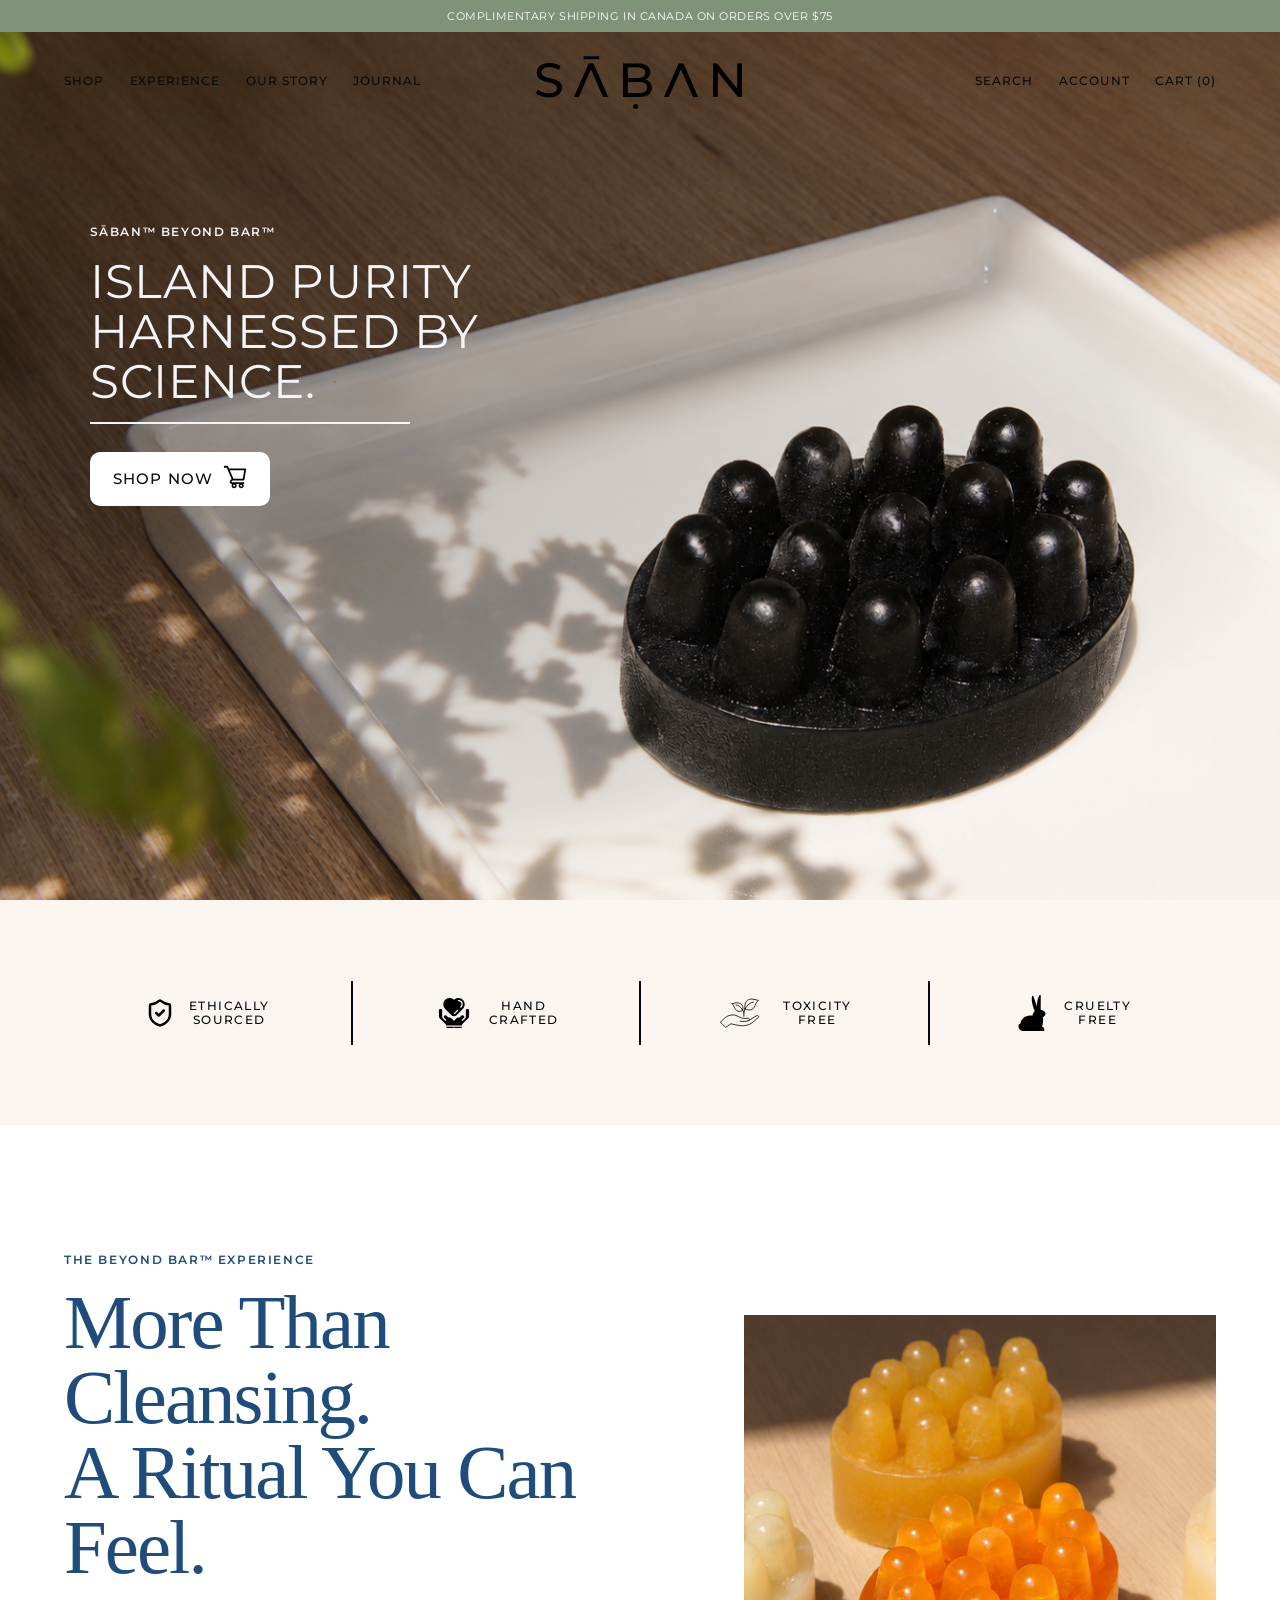
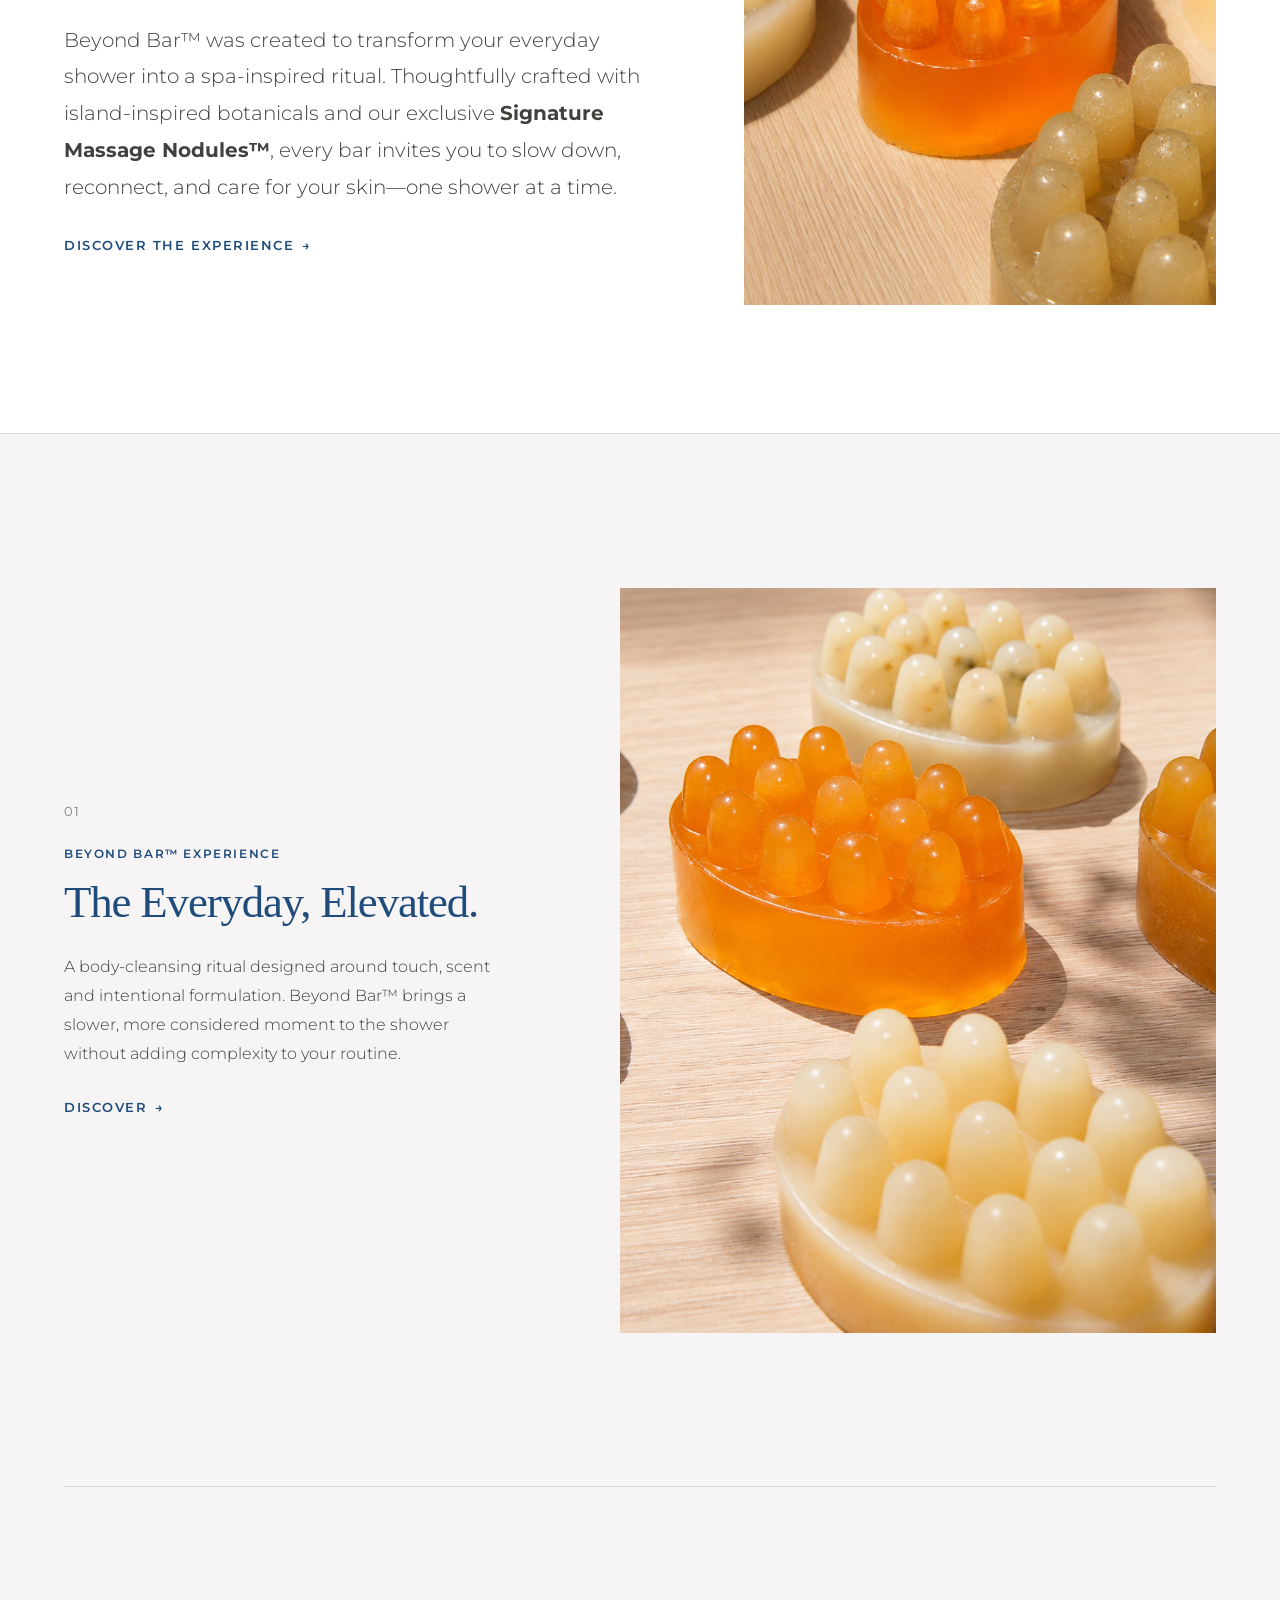
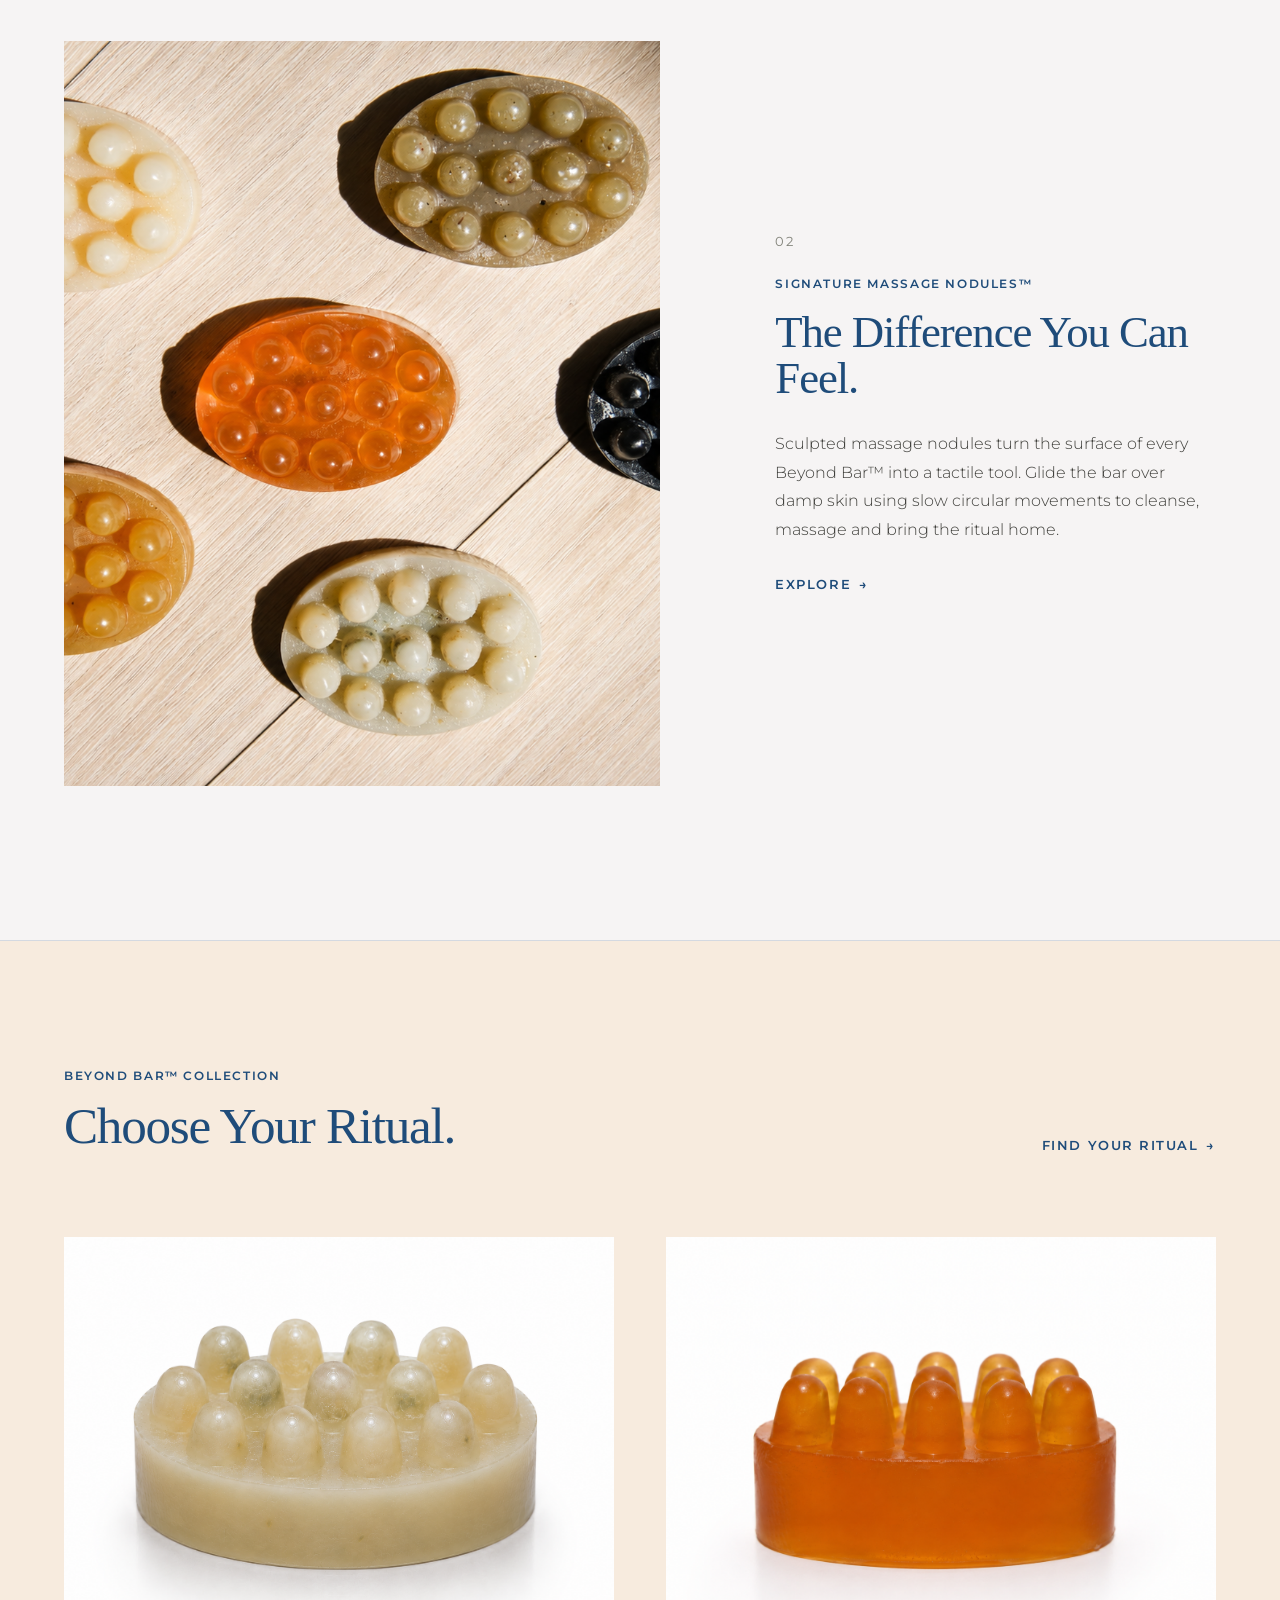
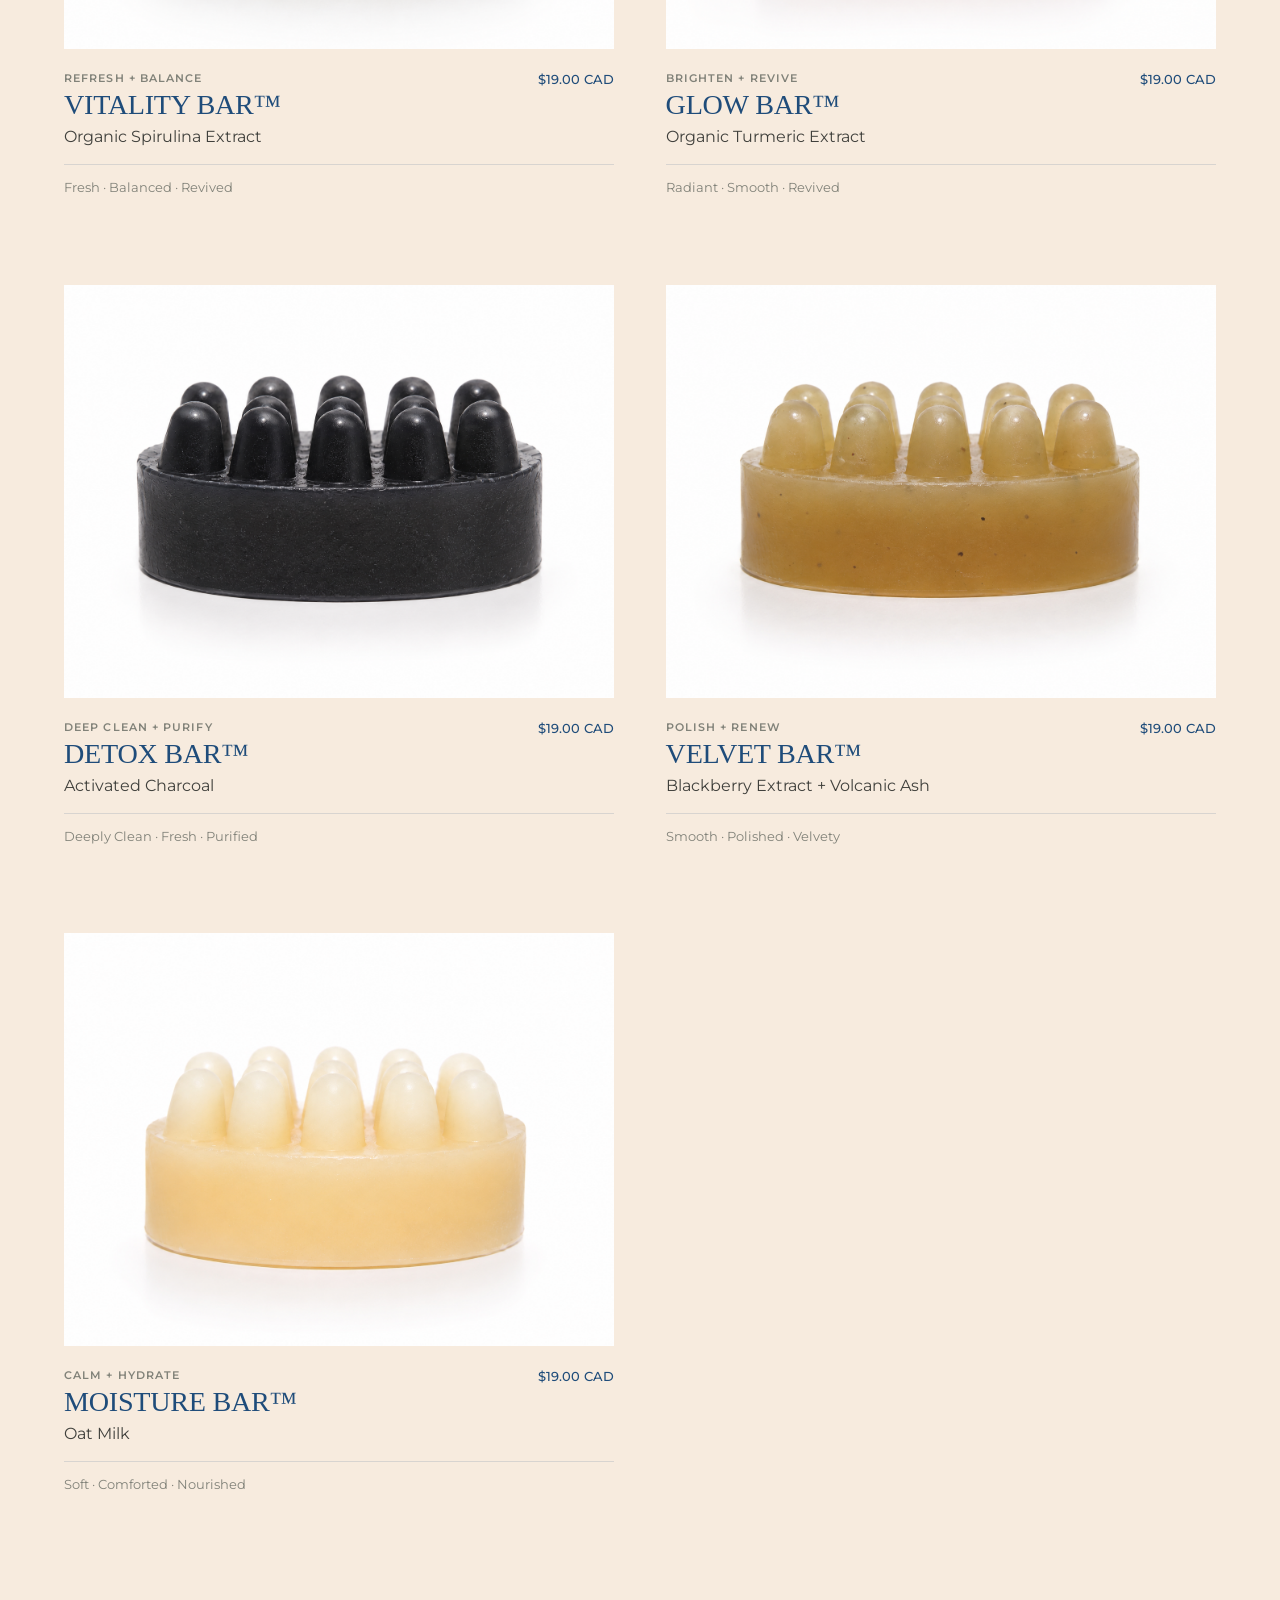
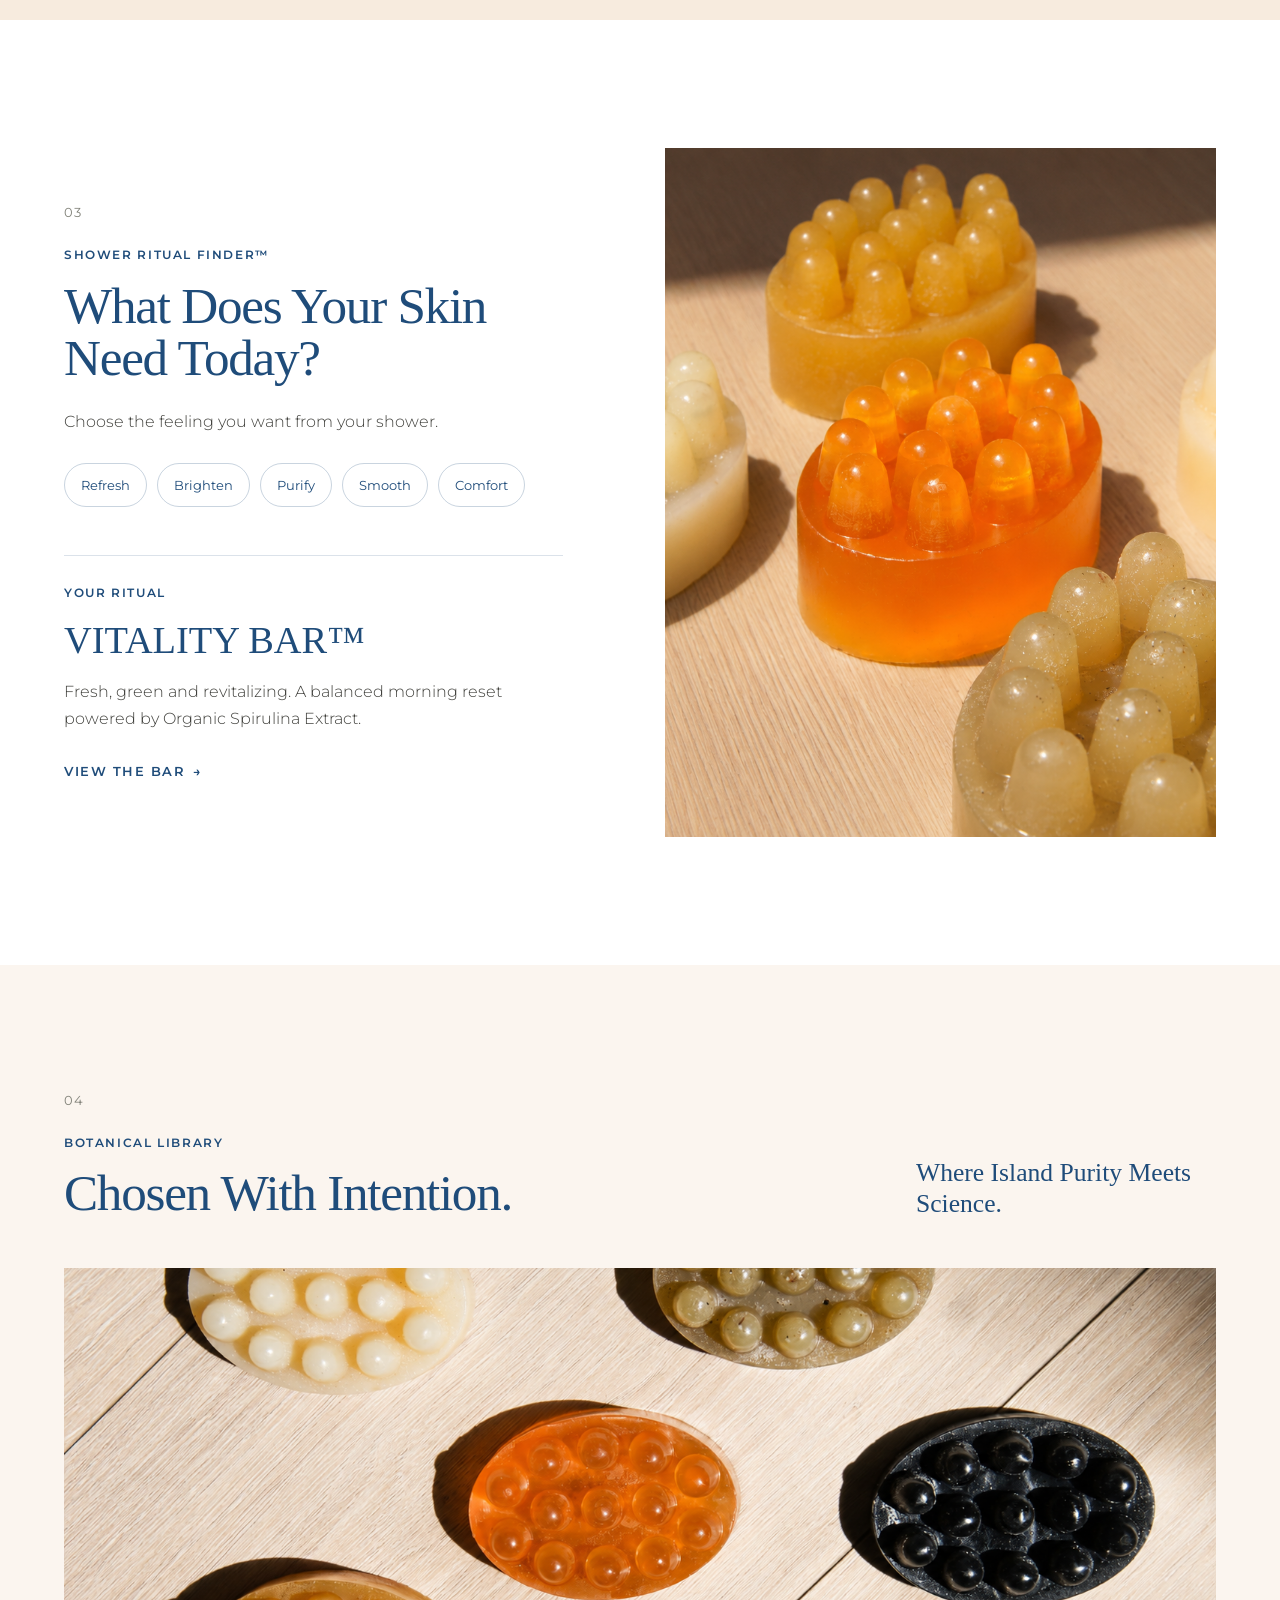
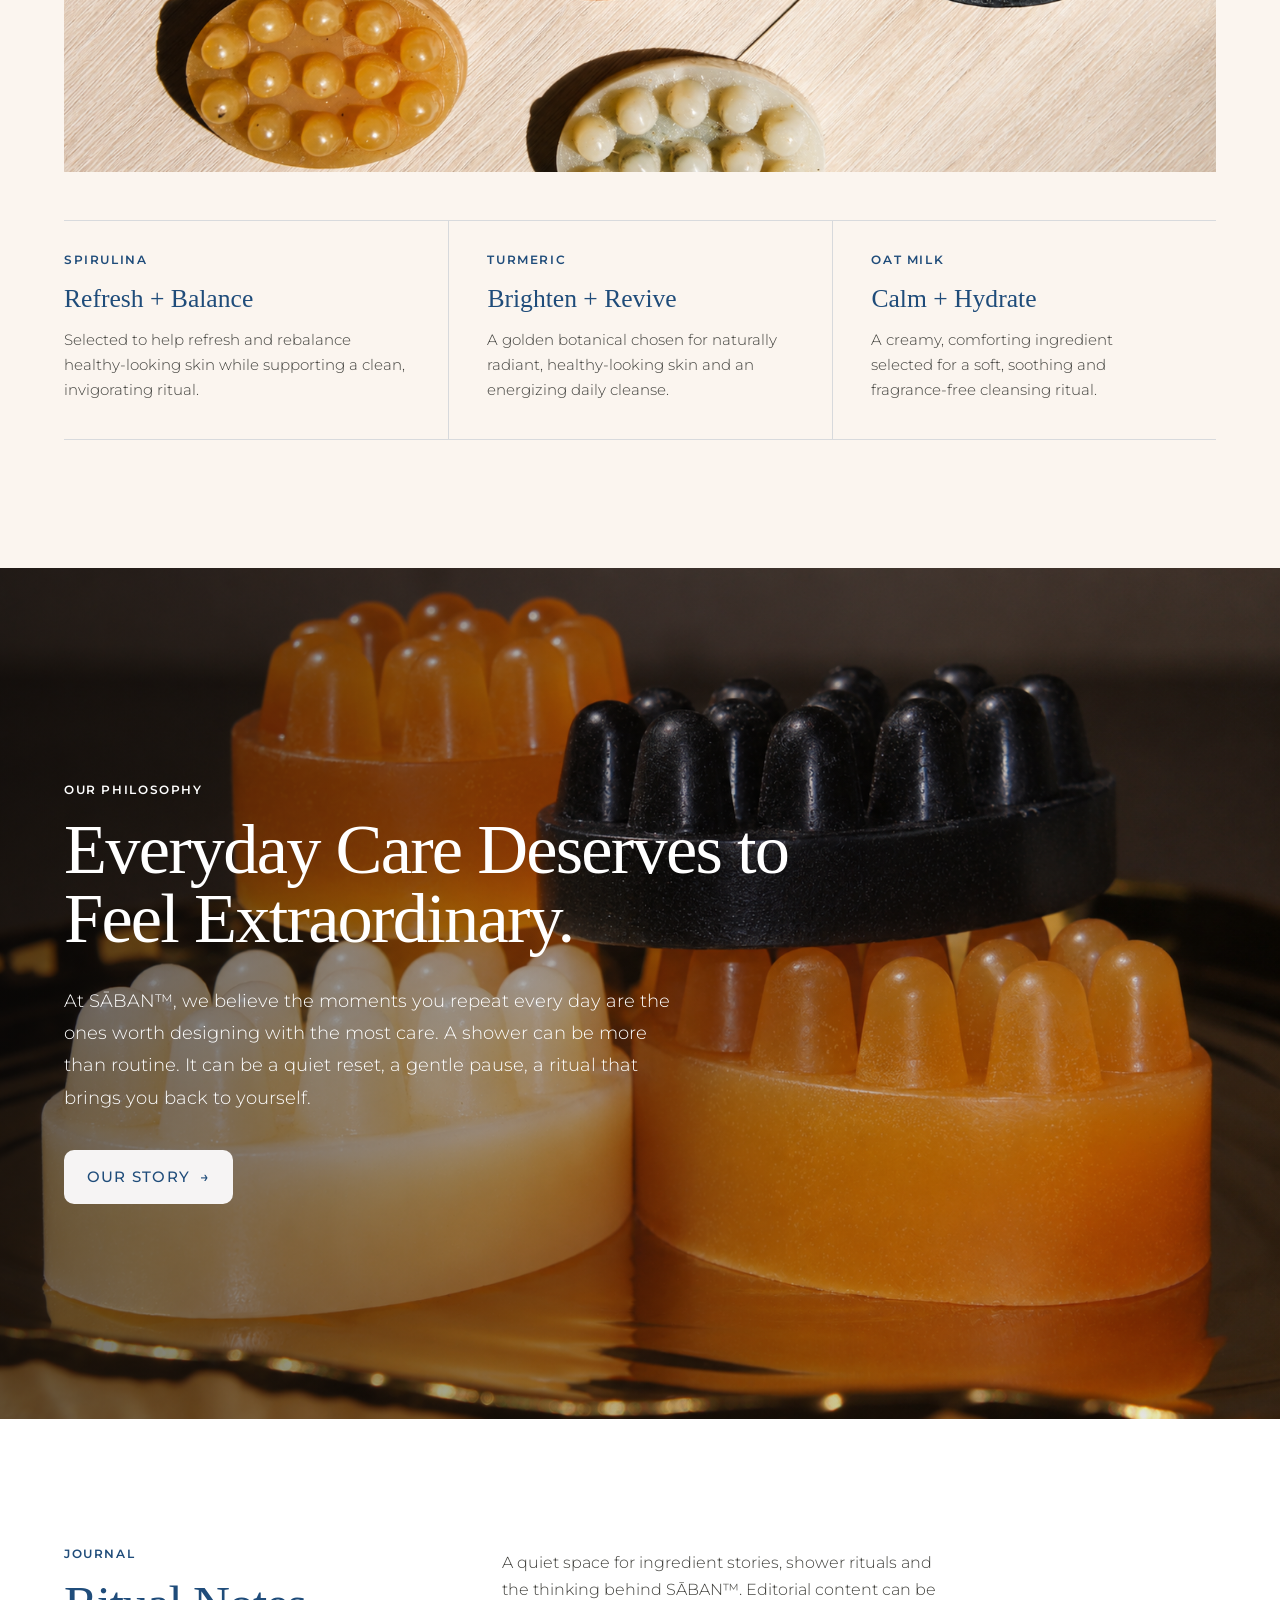
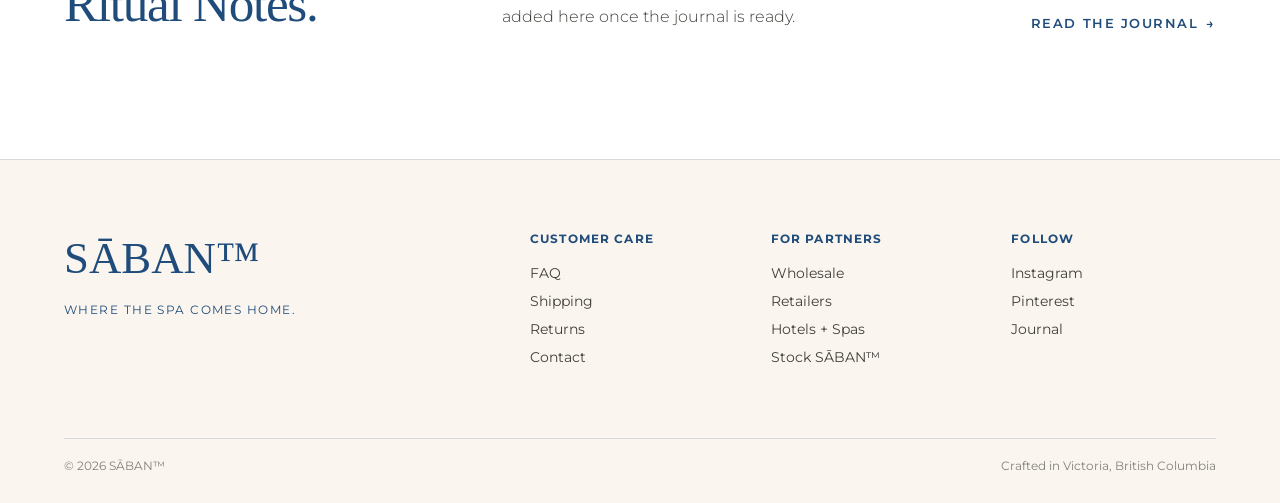
<file: index.html>
<!DOCTYPE html>
<html lang="en">
<head>
    <meta charset="UTF-8">

    <meta
        name="viewport"
        content="width=device-width, initial-scale=1.0"
    >

    <meta
        name="description"
        content="SĀBAN™ Beyond Bar™ — island-inspired body cleansing rituals crafted with Signature Massage Nodules™."
    >

    <title>SĀBAN™ | Where the Spa Comes Home</title>

    <link rel="preconnect" href="https://fonts.googleapis.com">

    <link
        rel="preconnect"
        href="https://fonts.gstatic.com"
        crossorigin
    >

    <link
        href="https://fonts.googleapis.com/css2?family=Montserrat:wght@200;300;400;500;600&display=swap"
        rel="stylesheet"
    >

    <link rel="stylesheet" href="style.css">
</head>

<body>
    <a class="skip-link" href="#main-content">
        Skip to content
    </a>


    <!-- =========================
         HEADER
    ========================== -->

    <header
        class="site-header"
        data-site-header
    >
        <div class="header-offer-container">
            <p class="header-offer">
                COMPLIMENTARY SHIPPING IN CANADA ON ORDERS OVER $75
            </p>
        </div>


        <div class="header-container">

            <button
                class="mobile-menu-button"
                type="button"
                aria-label="Open navigation"
                aria-expanded="false"
                aria-controls="mobile-navigation"
                data-menu-button
            >
                <span></span>
                <span></span>
            </button>


            <nav
                class="nav-left"
                aria-label="Main navigation"
            >
                <ul class="nav-list">
                    <li>
                        <a href="shop.html">SHOP</a>
                    </li>

                    <li>
                        <a href="#experience">EXPERIENCE</a>
                    </li>

                    <li>
                        <a href="about.html">OUR STORY</a>
                    </li>

                    <li>
                        <a href="#journal">JOURNAL</a>
                    </li>
                </ul>
            </nav>


            <p class="header-title">
                <a
                    class="logo-link"
                    href="#top"
                    aria-label="SĀBAN home"
                >
                    <span class="logo-s">S</span>
                    <span class="logo-a1">&#x0245;&#x0304;</span>
                    <span class="logo-b b-dot">B</span>
                    <span class="logo-a2">&#x0245;</span>
                    <span class="logo-n">N</span>
                </a>
            </p>


            <nav
                class="nav-right"
                aria-label="Utility navigation"
            >
                <ul class="nav-list nav-utility">

                    <li class="utility-desktop">
                        <a
                            href="#"
                            aria-label="Search"
                        >
                            SEARCH
                        </a>
                    </li>

                    <li class="utility-desktop">
                        <a
                            href="#"
                            aria-label="Account"
                        >
                            ACCOUNT
                        </a>
                    </li>

                    <li>
                        <a
                            href="#"
                            aria-label="Cart"
                        >
                            CART
                            <span aria-hidden="true">(0)</span>
                        </a>
                    </li>

                </ul>
            </nav>

        </div>


        <!-- MOBILE MENU -->

        <nav
            class="mobile-navigation"
            id="mobile-navigation"
            aria-label="Mobile navigation"
            data-mobile-navigation
            hidden
        >
            <a href="shop.html">SHOP</a>

            <a href="#experience">
                EXPERIENCE
            </a>

            <a href="about.html">
                OUR STORY
            </a>

            <a href="#journal">
                JOURNAL
            </a>

            <a href="#">
                SEARCH
            </a>

            <a href="#">
                ACCOUNT
            </a>
        </nav>

    </header>



    <main id="main-content">


        <!-- =========================
             V1 HERO
             Intentionally kept close
             to the original design.
        ========================== -->

        <section
            class="hero"
            id="top"
            aria-labelledby="hero-title"
        >
            <img
                class="hero-image"
                src="photos/landing-page4.png"
                alt="SĀBAN body cleansing bars"
                fetchpriority="high"
            >


            <div class="hero-content">

                <p class="eyebrow hero-eyebrow">
                    SĀBAN™ BEYOND BAR™
                </p>


                <h1
                    class="hero-copy-title"
                    id="hero-title"
                >
                    ISLAND PURITY HARNESSED BY SCIENCE.
                </h1>


                <hr class="hero-divider">


                <a
                    class="button button-primary"
                    href="#collection"
                >
                    <span>SHOP NOW</span>

                    <img
                        class="cta-cart-icon"
                        src="icons/cart.svg"
                        alt=""
                        aria-hidden="true"
                    >
                </a>

            </div>
        </section>



        <!-- =========================
             PRODUCT PRINCIPLES
        ========================== -->

        <section
            class="product-promises-container"
            aria-label="SĀBAN product principles"
        >
            <ul class="product-promises">

                <li>
                    <img
                        class="promise-icon"
                        src="icons/shield-check.svg"
                        alt=""
                        aria-hidden="true"
                    >

                    <span>
                        Ethically<br>
                        sourced
                    </span>
                </li>


                <li>
                    <img
                        class="promise-icon promise-icon-hand"
                        src="icons/hand.svg"
                        alt=""
                        aria-hidden="true"
                    >

                    <span>
                        Hand<br>
                        crafted
                    </span>
                </li>


                <li>
                    <img
                        class="promise-icon promise-icon-plant"
                        src="icons/hand-sprout-icon.svg"
                        alt=""
                        aria-hidden="true"
                    >

                    <span>
                        Toxicity<br>
                        free
                    </span>
                </li>


                <li>
                    <img
                        class="promise-icon promise-icon-bunny"
                        src="icons/bunny.svg"
                        alt=""
                        aria-hidden="true"
                    >

                    <span>
                        Cruelty<br>
                        free
                    </span>
                </li>

            </ul>
        </section>



        <!-- =========================
             THE EXPERIENCE
        ========================== -->

        <section
            class="experience-intro section"
            id="experience"
            aria-labelledby="experience-title"
        >
            <div class="section-shell experience-intro-grid">

                <div class="experience-copy">

                    <p class="eyebrow">
                        THE BEYOND BAR™ EXPERIENCE
                    </p>


                    <h2
                        class="display-heading"
                        id="experience-title"
                    >
                        More Than Cleansing.<br>
                        A Ritual You Can Feel.
                    </h2>


                    <p class="lead-copy">
                        Beyond Bar™ was created to transform your everyday
                        shower into a spa-inspired ritual.

                        Thoughtfully crafted with island-inspired botanicals
                        and our exclusive
                        <strong>Signature Massage Nodules™</strong>,
                        every bar invites you to slow down, reconnect,
                        and care for your skin—one shower at a time.
                    </p>


                    <a
                        class="text-link"
                        href="#experience-details"
                    >
                        DISCOVER THE EXPERIENCE
                        <span aria-hidden="true">→</span>
                    </a>

                </div>


                <figure class="editorial-media experience-intro-media">
                    <img
                        src="photos/landing-page1.png"
                        alt="SĀBAN Beyond Bar collection arranged in warm natural light"
                        loading="lazy"
                    >
                </figure>

            </div>
        </section>



        <!-- =========================
             EXPERIENCE DETAILS
        ========================== -->

        <section
            class="experience-details"
            id="experience-details"
            aria-label="SĀBAN experience features"
        >

            <!-- 01 -->

            <article class="feature-row section-shell">

                <div class="feature-copy">

                    <p class="feature-number">
                        01
                    </p>


                    <p class="eyebrow">
                        BEYOND BAR™ EXPERIENCE
                    </p>


                    <h2 class="feature-heading">
                        The Everyday, Elevated.
                    </h2>


                    <p>
                        A body-cleansing ritual designed around touch,
                        scent and intentional formulation.

                        Beyond Bar™ brings a slower, more considered
                        moment to the shower without adding complexity
                        to your routine.
                    </p>


                    <a
                        class="text-link"
                        href="#collection"
                    >
                        DISCOVER
                        <span aria-hidden="true">→</span>
                    </a>

                </div>


                <figure class="editorial-media">
                    <img
                        src="photos/landing-page3.png"
                        alt="SĀBAN Beyond Bar collection highlighting the sculpted massage surface"
                        loading="lazy"
                    >
                </figure>

            </article>



            <!-- 02 -->

            <article class="feature-row feature-row-reverse section-shell">

                <div class="feature-copy">

                    <p class="feature-number">
                        02
                    </p>


                    <p class="eyebrow">
                        SIGNATURE MASSAGE NODULES™
                    </p>


                    <h2 class="feature-heading">
                        The Difference You Can Feel.
                    </h2>


                    <p>
                        Sculpted massage nodules turn the surface of
                        every Beyond Bar™ into a tactile tool.

                        Glide the bar over damp skin using slow circular
                        movements to cleanse, massage and bring the
                        ritual home.
                    </p>


                    <a
                        class="text-link"
                        href="#nodules"
                    >
                        EXPLORE
                        <span aria-hidden="true">→</span>
                    </a>

                </div>


                <figure
                    class="editorial-media"
                    id="nodules"
                >
                    <img
                        src="photos/landing-page2.png"
                        alt="Overhead view of SĀBAN bars showing the Signature Massage Nodules"
                        loading="lazy"
                    >
                </figure>

            </article>

        </section>



        <!-- =========================
             COLLECTION
        ========================== -->

        <section
            class="collection section"
            id="collection"
            aria-labelledby="collection-title"
        >
            <div class="section-shell">

                <div class="section-heading-row">

                    <div>
                        <p class="eyebrow">
                            BEYOND BAR™ COLLECTION
                        </p>

                        <h2
                            class="section-heading"
                            id="collection-title"
                        >
                            Choose Your Ritual.
                        </h2>
                    </div>


                    <a
                        class="text-link desktop-only"
                        href="#ritual-finder"
                    >
                        FIND YOUR RITUAL
                        <span aria-hidden="true">→</span>
                    </a>

                </div>



                <div class="product-grid">


                    <!-- VITALITY -->

                    <article
                        class="product-card"
                        id="vitality"
                    >
                        <a
                            class="product-image-link"
                            href="shop.html"
                            aria-label="View Vitality Bar"
                        >
                            <img
                                src="photos/soap1.png"
                                alt="Vitality Bar with Signature Massage Nodules"
                                loading="lazy"
                            >
                        </a>


                        <div class="product-card-copy">

                            <div>
                                <p class="product-kicker">
                                    REFRESH + BALANCE
                                </p>

                                <h3>
                                    <a href="shop.html">
                                        VITALITY BAR™
                                    </a>
                                </h3>

                                <p>
                                    Organic Spirulina Extract
                                </p>
                            </div>


                            <p class="product-price">
                                $19.00 CAD
                            </p>

                        </div>


                        <p class="product-feel">
                            Fresh · Balanced · Revived
                        </p>
                    </article>



                    <!-- GLOW -->

                    <article
                        class="product-card"
                        id="glow"
                    >
                        <a
                            class="product-image-link"
                            href="shop.html"
                            aria-label="View Glow Bar"
                        >
                            <img
                                src="photos/soap2.png"
                                alt="Glow Bar with Signature Massage Nodules"
                                loading="lazy"
                            >
                        </a>


                        <div class="product-card-copy">

                            <div>
                                <p class="product-kicker">
                                    BRIGHTEN + REVIVE
                                </p>

                                <h3>
                                    <a href="shop.html">
                                        GLOW BAR™
                                    </a>
                                </h3>

                                <p>
                                    Organic Turmeric Extract
                                </p>
                            </div>


                            <p class="product-price">
                                $19.00 CAD
                            </p>

                        </div>


                        <p class="product-feel">
                            Radiant · Smooth · Revived
                        </p>
                    </article>



                    <!-- DETOX -->

                    <article
                        class="product-card"
                        id="detox"
                    >
                        <a
                            class="product-image-link"
                            href="shop.html"
                            aria-label="View Detox Bar"
                        >
                            <img
                                src="photos/soap4.png"
                                alt="Detox Bar with Signature Massage Nodules"
                                loading="lazy"
                            >
                        </a>


                        <div class="product-card-copy">

                            <div>
                                <p class="product-kicker">
                                    DEEP CLEAN + PURIFY
                                </p>

                                <h3>
                                    <a href="shop.html">
                                        DETOX BAR™
                                    </a>
                                </h3>

                                <p>
                                    Activated Charcoal
                                </p>
                            </div>


                            <p class="product-price">
                                $19.00 CAD
                            </p>

                        </div>


                        <p class="product-feel">
                            Deeply Clean · Fresh · Purified
                        </p>
                    </article>



                    <!-- VELVET -->

                    <article
                        class="product-card"
                        id="velvet"
                    >
                        <a
                            class="product-image-link"
                            href="shop.html"
                            aria-label="View Velvet Bar"
                        >
                            <img
                                src="photos/soap3.png"
                                alt="Velvet Bar with Signature Massage Nodules"
                                loading="lazy"
                            >
                        </a>


                        <div class="product-card-copy">

                            <div>
                                <p class="product-kicker">
                                    POLISH + RENEW
                                </p>

                                <h3>
                                    <a href="shop.html">
                                        VELVET BAR™
                                    </a>
                                </h3>

                                <p>
                                    Blackberry Extract + Volcanic Ash
                                </p>
                            </div>


                            <p class="product-price">
                                $19.00 CAD
                            </p>

                        </div>


                        <p class="product-feel">
                            Smooth · Polished · Velvety
                        </p>
                    </article>



                    <!-- MOISTURE -->

                    <article
                        class="product-card"
                        id="moisture"
                    >
                        <a
                            class="product-image-link"
                            href="shop.html"
                            aria-label="View Moisture Bar"
                        >
                            <img
                                src="photos/soap5.png"
                                alt="Moisture Bar with Signature Massage Nodules"
                                loading="lazy"
                            >
                        </a>


                        <div class="product-card-copy">

                            <div>
                                <p class="product-kicker">
                                    CALM + HYDRATE
                                </p>

                                <h3>
                                    <a href="shop.html">
                                        MOISTURE BAR™
                                    </a>
                                </h3>

                                <p>
                                    Oat Milk
                                </p>
                            </div>


                            <p class="product-price">
                                $19.00 CAD
                            </p>

                        </div>


                        <p class="product-feel">
                            Soft · Comforted · Nourished
                        </p>
                    </article>

                </div>
            </div>
        </section>



        <!-- =========================
             SHOWER RITUAL FINDER
        ========================== -->

        <section
            class="ritual-finder section"
            id="ritual-finder"
            aria-labelledby="ritual-title"
        >
            <div class="section-shell ritual-grid">

                <div class="ritual-copy">

                    <p class="feature-number">
                        03
                    </p>


                    <p class="eyebrow">
                        SHOWER RITUAL FINDER™
                    </p>


                    <h2
                        class="section-heading"
                        id="ritual-title"
                    >
                        What Does Your Skin Need Today?
                    </h2>


                    <p class="ritual-instruction">
                        Choose the feeling you want from your shower.
                    </p>


                    <div
                        class="ritual-options"
                        role="group"
                        aria-label="Choose a ritual goal"
                    >
                        <button
                            type="button"
                            data-ritual="refresh"
                        >
                            Refresh
                        </button>

                        <button
                            type="button"
                            data-ritual="brighten"
                        >
                            Brighten
                        </button>

                        <button
                            type="button"
                            data-ritual="purify"
                        >
                            Purify
                        </button>

                        <button
                            type="button"
                            data-ritual="smooth"
                        >
                            Smooth
                        </button>

                        <button
                            type="button"
                            data-ritual="comfort"
                        >
                            Comfort
                        </button>
                    </div>



                    <div
                        class="ritual-result"
                        aria-live="polite"
                    >
                        <p class="eyebrow">
                            YOUR RITUAL
                        </p>


                        <h3 data-ritual-name>
                            VITALITY BAR™
                        </h3>


                        <p data-ritual-copy>
                            Fresh, green and revitalizing.
                            A balanced morning reset powered by
                            Organic Spirulina Extract.
                        </p>


                        <a
                            class="text-link"
                            href="#vitality"
                            data-ritual-link
                        >
                            VIEW THE BAR
                            <span aria-hidden="true">→</span>
                        </a>

                    </div>
                </div>



                <figure class="ritual-media">
                    <img
                        src="photos/landing-page1.png"
                        alt="SĀBAN Beyond Bar collection in warm natural light"
                        loading="lazy"
                    >
                </figure>

            </div>
        </section>



        <!-- =========================
             BOTANICAL LIBRARY
        ========================== -->

        <section
            class="botanical section"
            id="botanical-library"
            aria-labelledby="botanical-title"
        >
            <div class="section-shell">

                <div class="botanical-heading">

                    <div>
                        <p class="feature-number">
                            04
                        </p>

                        <p class="eyebrow">
                            BOTANICAL LIBRARY
                        </p>

                        <h2
                            class="section-heading"
                            id="botanical-title"
                        >
                            Chosen With Intention.
                        </h2>
                    </div>


                    <p class="botanical-aside">
                        Where Island Purity Meets Science.
                    </p>

                </div>


                <!--
                    Replace this with dedicated botanical
                    photography later if/when available.
                -->

                <figure class="botanical-media">
                    <img
                        src="photos/landing-page2.png"
                        alt="SĀBAN Beyond Bar collection photographed from above"
                        loading="lazy"
                    >
                </figure>



                <div class="botanical-grid">

                    <article>
                        <p class="eyebrow">
                            SPIRULINA
                        </p>

                        <h3>
                            Refresh + Balance
                        </h3>

                        <p>
                            Selected to help refresh and rebalance
                            healthy-looking skin while supporting a
                            clean, invigorating ritual.
                        </p>
                    </article>


                    <article>
                        <p class="eyebrow">
                            TURMERIC
                        </p>

                        <h3>
                            Brighten + Revive
                        </h3>

                        <p>
                            A golden botanical chosen for naturally
                            radiant, healthy-looking skin and an
                            energizing daily cleanse.
                        </p>
                    </article>


                    <article>
                        <p class="eyebrow">
                            OAT MILK
                        </p>

                        <h3>
                            Calm + Hydrate
                        </h3>

                        <p>
                            A creamy, comforting ingredient selected
                            for a soft, soothing and fragrance-free
                            cleansing ritual.
                        </p>
                    </article>

                </div>
            </div>
        </section>



        <!-- =========================
             OUR STORY
        ========================== -->

        <section
            class="story"
            id="story"
            aria-labelledby="story-title"
        >
            <img
                class="story-image"
                src="photos/landing-page5.png"
                alt="SĀBAN spa-inspired brand atmosphere"
                loading="lazy"
            >

            <div class="story-overlay"></div>


            <div class="section-shell story-content">

                <p class="eyebrow">
                    OUR PHILOSOPHY
                </p>


                <h2
                    class="story-title"
                    id="story-title"
                >
                    Everyday Care Deserves to Feel Extraordinary.
                </h2>


                <p>
                    At SĀBAN™, we believe the moments you repeat
                    every day are the ones worth designing with
                    the most care.

                    A shower can be more than routine. It can be
                    a quiet reset, a gentle pause, a ritual that
                    brings you back to yourself.
                </p>


                <a
                    class="button button-light"
                    href="about.html"
                >
                    OUR STORY
                    <span aria-hidden="true">→</span>
                </a>

            </div>
        </section>



        <!-- =========================
             JOURNAL
        ========================== -->

        <section
            class="journal section"
            id="journal"
            aria-labelledby="journal-title"
        >
            <div class="section-shell journal-grid">

                <div>
                    <p class="eyebrow">
                        JOURNAL
                    </p>

                    <h2
                        class="section-heading"
                        id="journal-title"
                    >
                        Ritual Notes.
                    </h2>
                </div>


                <p>
                    A quiet space for ingredient stories,
                    shower rituals and the thinking behind SĀBAN™.
                    Editorial content can be added here once
                    the journal is ready.
                </p>


                <a
                    class="text-link"
                    href="#"
                >
                    READ THE JOURNAL
                    <span aria-hidden="true">→</span>
                </a>

            </div>
        </section>

    </main>



    <!-- =========================
         FOOTER
    ========================== -->

    <footer class="site-footer">

        <div class="section-shell footer-top">

            <div class="footer-brand">

                <a
                    class="footer-logo"
                    href="#top"
                    aria-label="SĀBAN home"
                >
                    SĀBAN™
                </a>


                <p>
                    WHERE THE SPA COMES HOME.
                </p>

            </div>



            <div class="footer-groups">

                <div>
                    <h2>
                        CUSTOMER CARE
                    </h2>

                    <a href="#">
                        FAQ
                    </a>

                    <a href="#">
                        Shipping
                    </a>

                    <a href="#">
                        Returns
                    </a>

                    <a href="contact.html">
                        Contact
                    </a>
                </div>


                <div>
                    <h2>
                        FOR PARTNERS
                    </h2>

                    <a href="#">
                        Wholesale
                    </a>

                    <a href="#">
                        Retailers
                    </a>

                    <a href="#">
                        Hotels + Spas
                    </a>

                    <a href="#">
                        Stock SĀBAN™
                    </a>
                </div>


                <div>
                    <h2>
                        FOLLOW
                    </h2>

                    <a href="#">
                        Instagram
                    </a>

                    <a href="#">
                        Pinterest
                    </a>

                    <a href="#journal">
                        Journal
                    </a>
                </div>

            </div>
        </div>


        <div class="section-shell footer-bottom">

            <p>
                © <span data-year></span> SĀBAN™
            </p>

            <p>
                Crafted in Victoria, British Columbia
            </p>

        </div>
    </footer>


    <script src="script.js"></script>
</body>
</html>
</file>
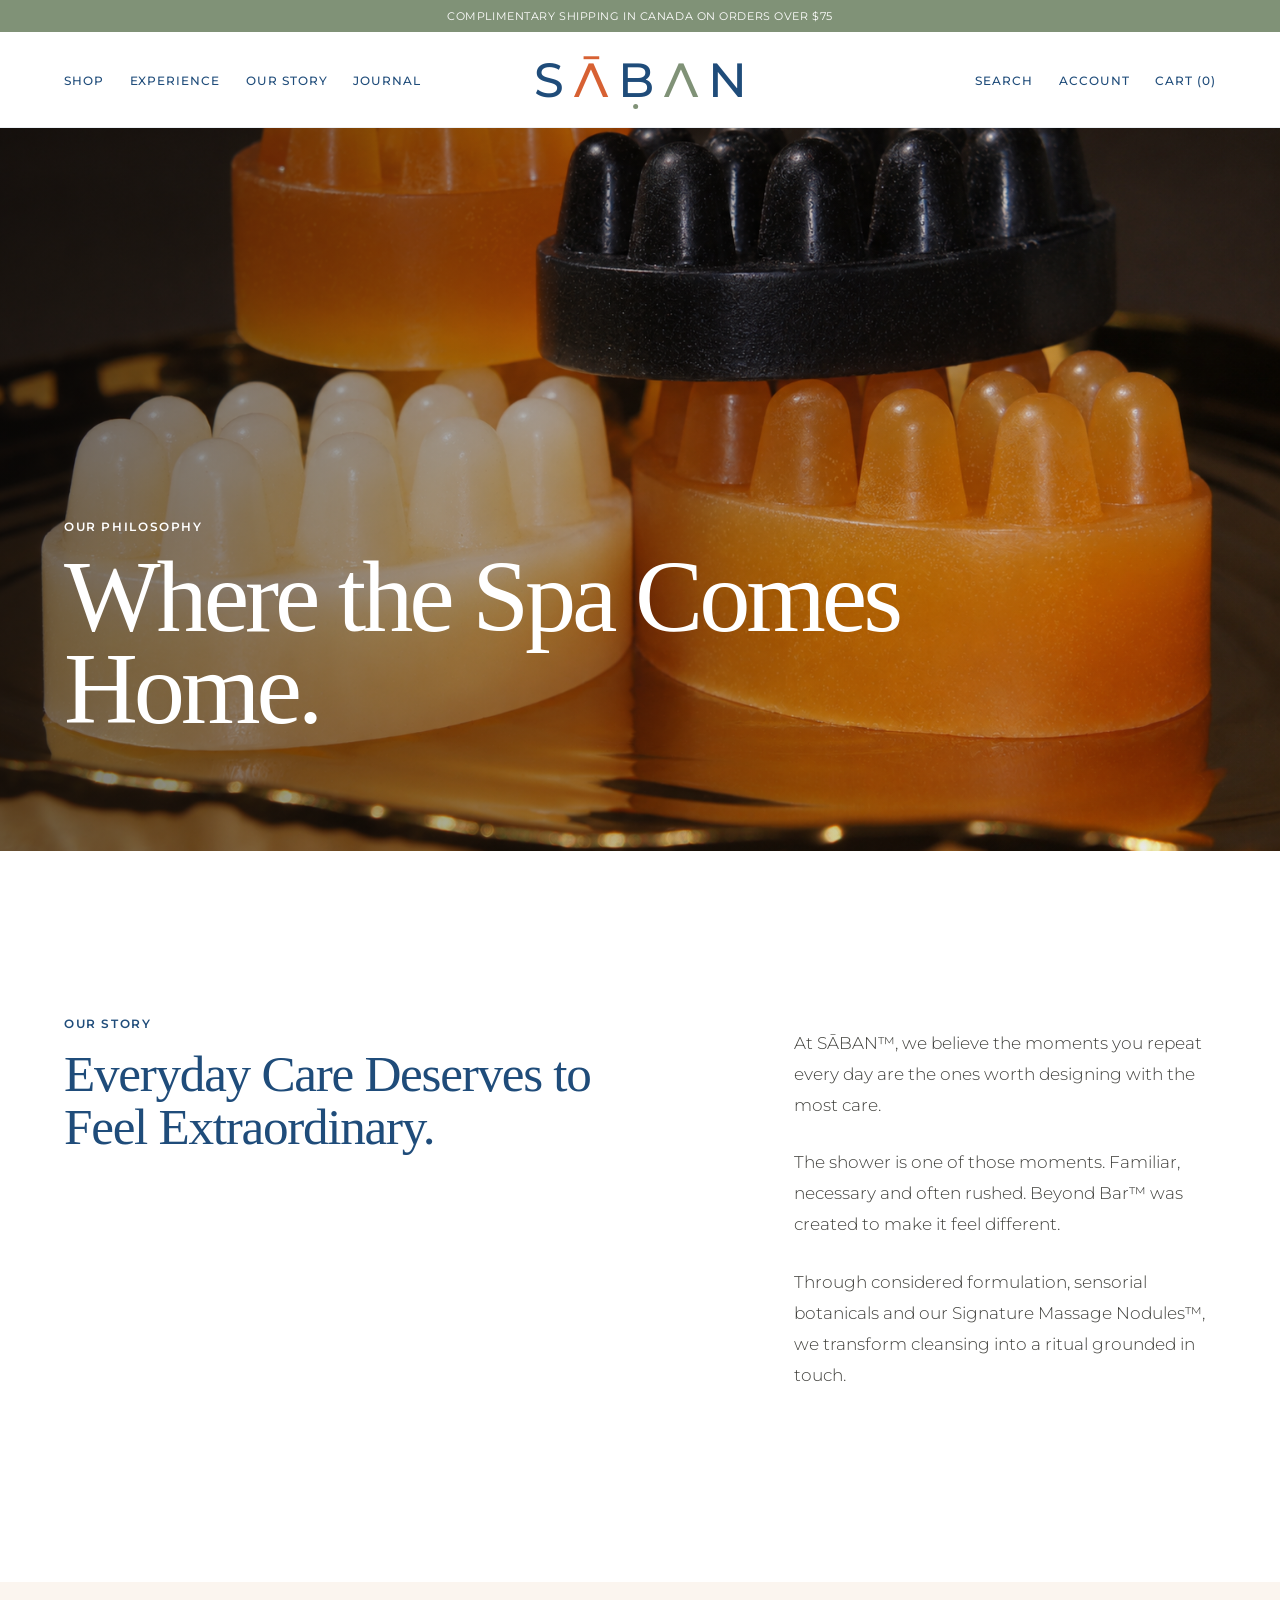
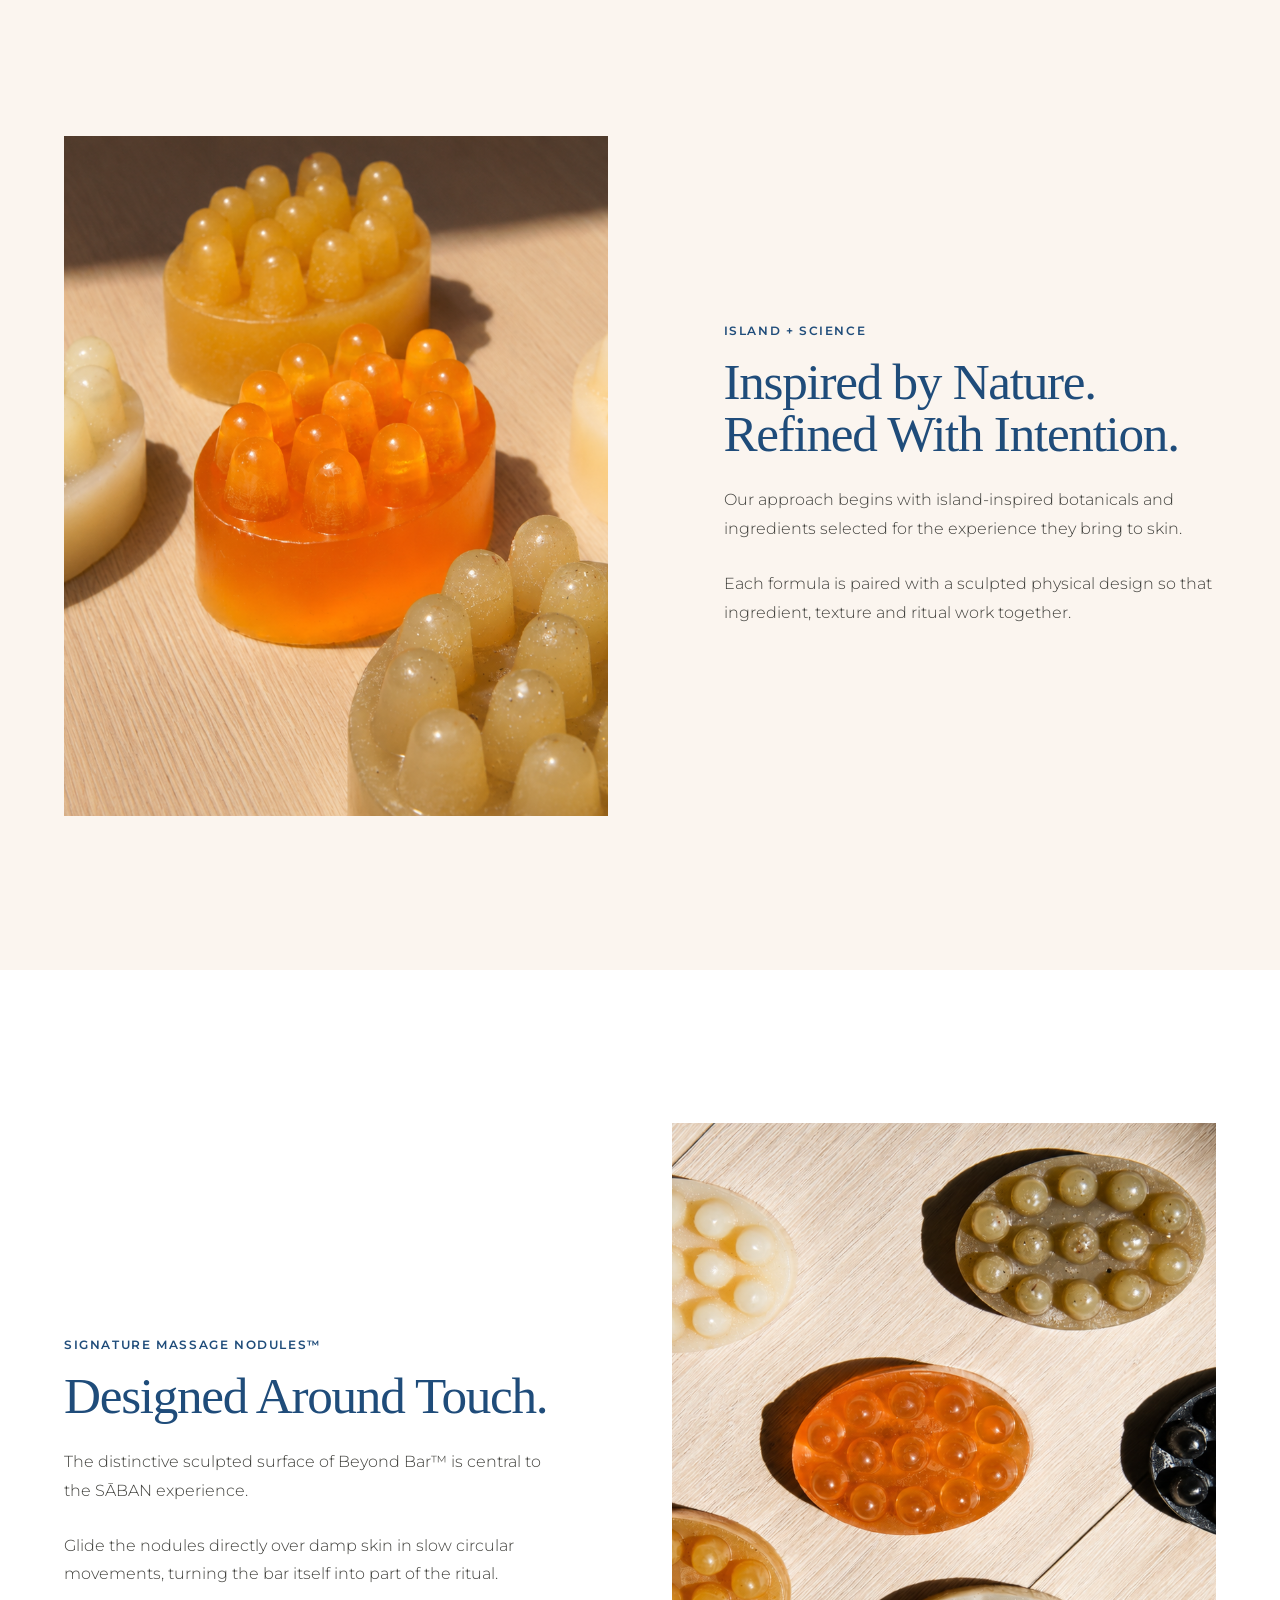
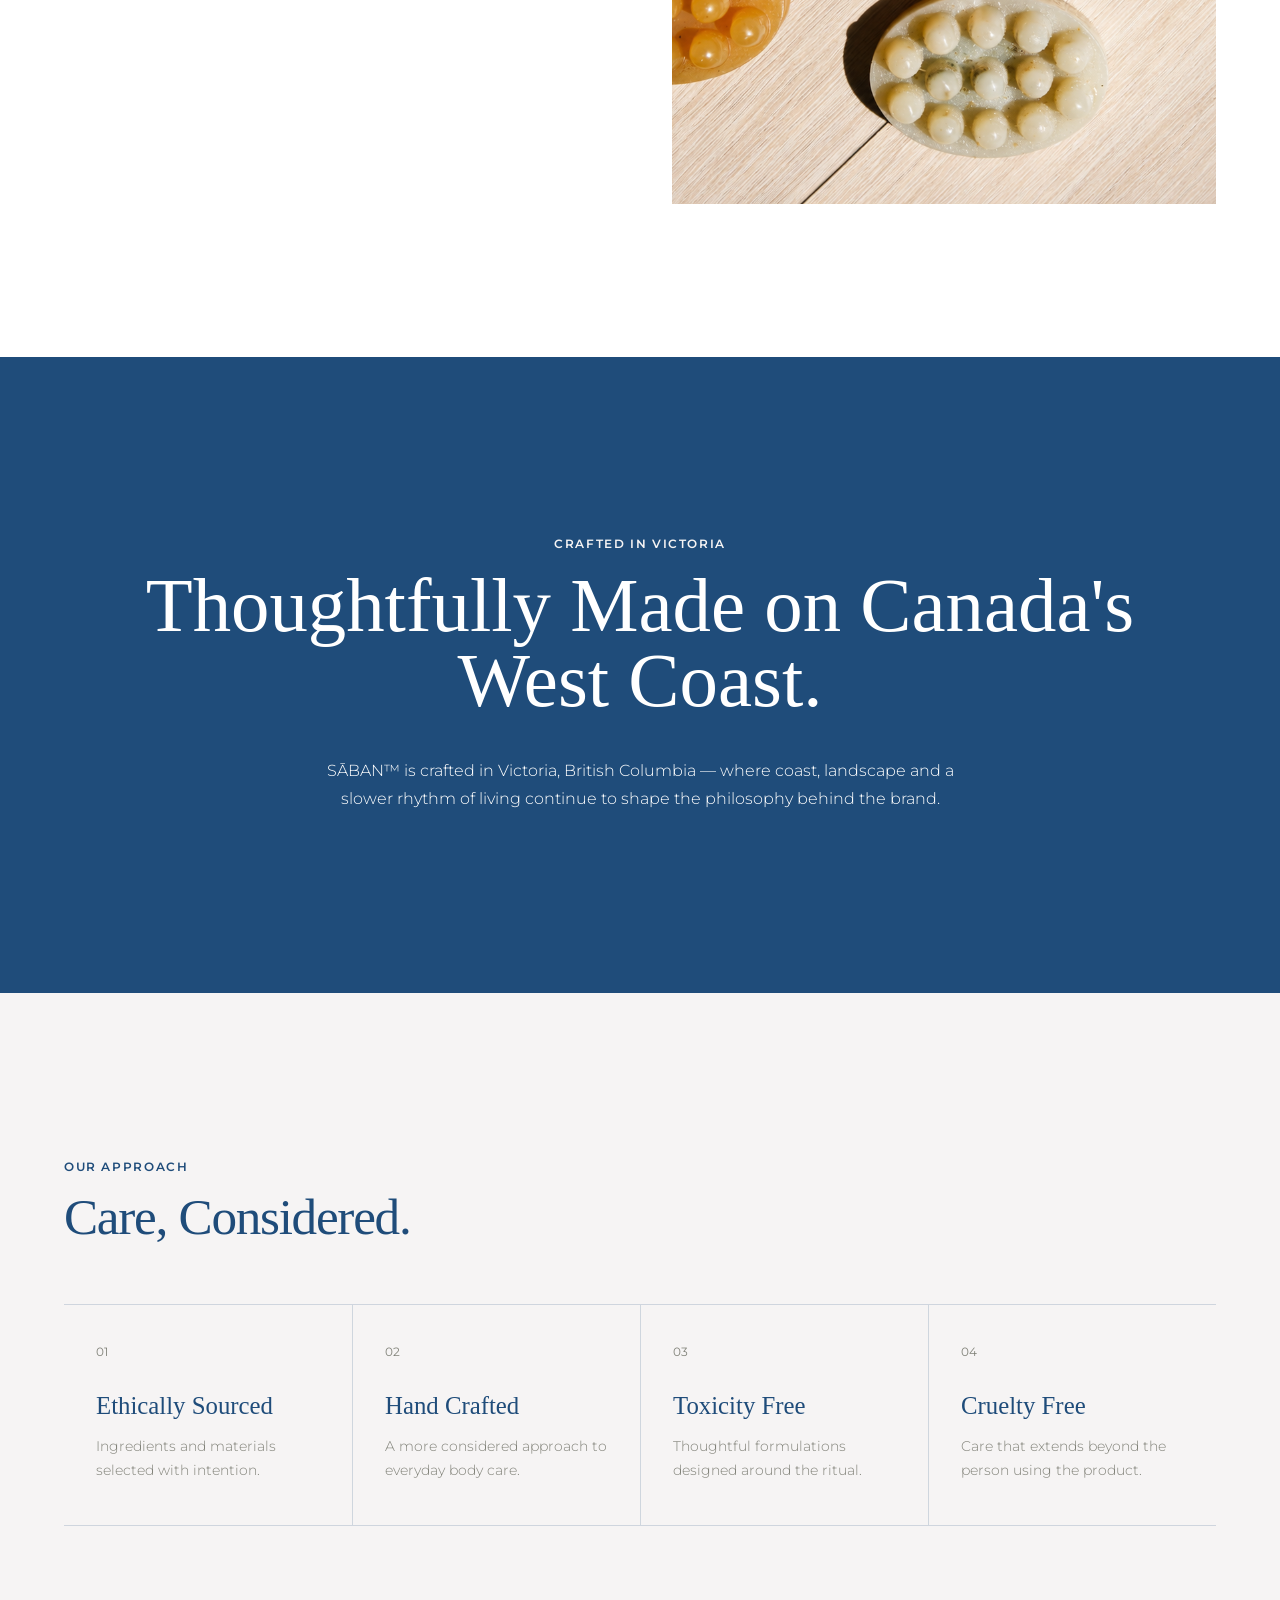
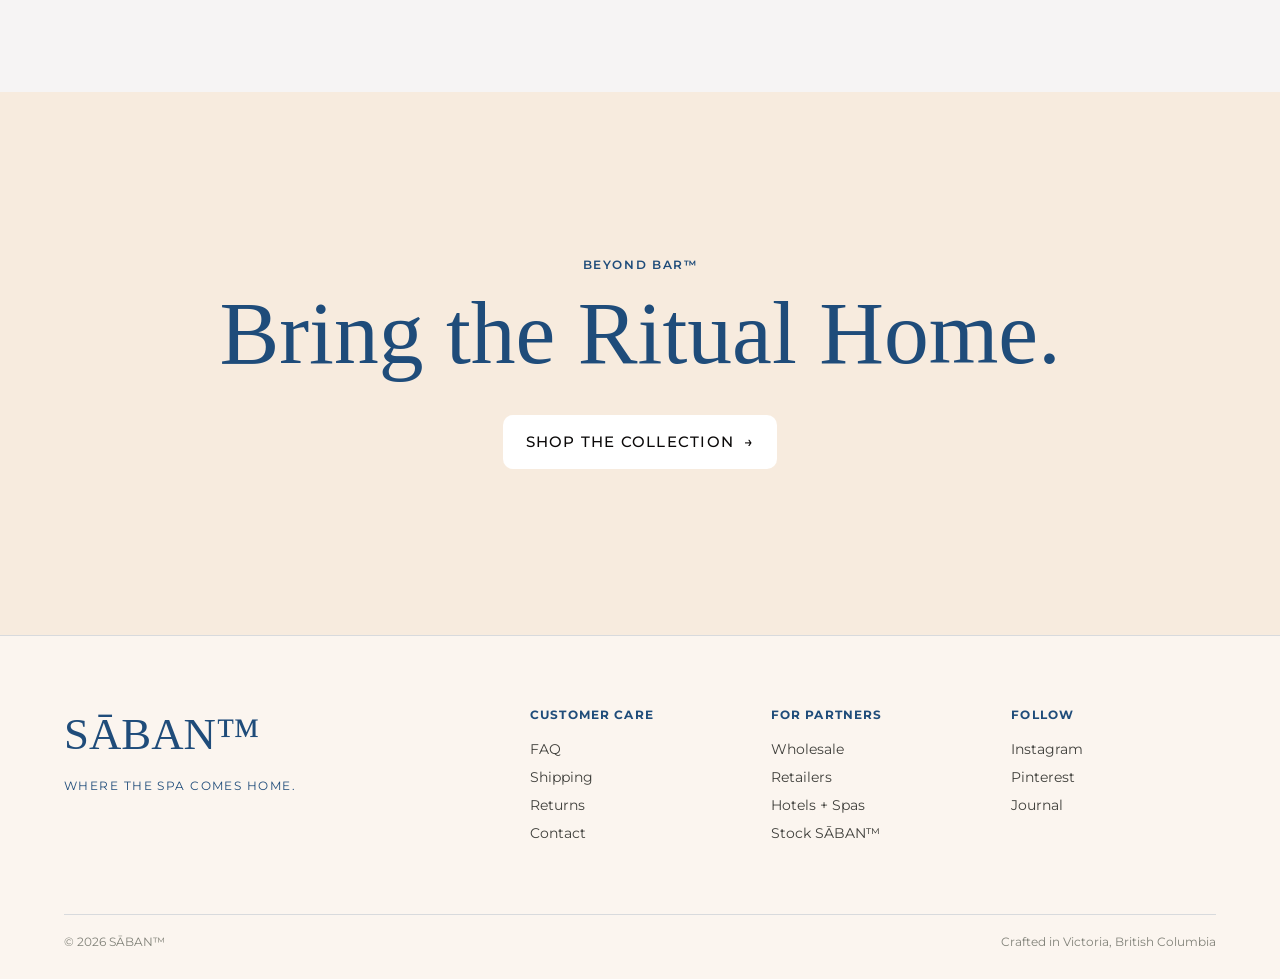
<file: about.html>
<!DOCTYPE html>
<html lang="en">
<head>
    <meta charset="UTF-8">

    <meta
        name="viewport"
        content="width=device-width, initial-scale=1.0"
    >

    <meta
        name="description"
        content="Discover the philosophy behind SĀBAN™."
    >

    <title>Our Story | SĀBAN™</title>

    <link rel="preconnect" href="https://fonts.googleapis.com">

    <link
        rel="preconnect"
        href="https://fonts.gstatic.com"
        crossorigin
    >

    <link
        href="https://fonts.googleapis.com/css2?family=Montserrat:wght@200;300;400;500;600&display=swap"
        rel="stylesheet"
    >

    <link rel="stylesheet" href="style.css">
</head>

<body>

    <a class="skip-link" href="#main-content">
        Skip to content
    </a>


    <!-- =========================================
         HEADER
    ========================================== -->

    <header
        class="site-header internal-header"
        data-site-header
    >

        <div class="header-offer-container">

            <p class="header-offer">
                COMPLIMENTARY SHIPPING IN CANADA ON ORDERS OVER $75
            </p>

        </div>


        <div class="header-container">

            <button
                class="mobile-menu-button"
                type="button"
                aria-label="Open navigation"
                aria-expanded="false"
                aria-controls="mobile-navigation"
                data-menu-button
            >
                <span></span>
                <span></span>
            </button>


            <nav
                class="nav-left"
                aria-label="Main navigation"
            >

                <ul class="nav-list">

                    <li>
                        <a href="shop.html">
                            SHOP
                        </a>
                    </li>

                    <li>
                        <a href="index.html#experience">
                            EXPERIENCE
                        </a>
                    </li>

                    <li>
                        <a
                            href="about.html"
                            aria-current="page"
                        >
                            OUR STORY
                        </a>
                    </li>

                    <li>
                        <a href="index.html#journal">
                            JOURNAL
                        </a>
                    </li>

                </ul>

            </nav>


            <p class="header-title">

                <a
                    class="logo-link"
                    href="index.html"
                    aria-label="SĀBAN home"
                >

                    <span class="logo-s">
                        S
                    </span>

                    <span class="logo-a1">
                        &#x0245;&#x0304;
                    </span>

                    <span class="logo-b b-dot">
                        B
                    </span>

                    <span class="logo-a2">
                        &#x0245;
                    </span>

                    <span class="logo-n">
                        N
                    </span>

                </a>

            </p>


            <nav
                class="nav-right"
                aria-label="Utility navigation"
            >

                <ul class="nav-list nav-utility">

                    <li class="utility-desktop">
                        <a href="#">
                            SEARCH
                        </a>
                    </li>

                    <li class="utility-desktop">
                        <a href="#">
                            ACCOUNT
                        </a>
                    </li>

                    <li>
                        <a href="#">
                            CART
                            <span aria-hidden="true">
                                (0)
                            </span>
                        </a>
                    </li>

                </ul>

            </nav>

        </div>


        <nav
            class="mobile-navigation"
            id="mobile-navigation"
            aria-label="Mobile navigation"
            data-mobile-navigation
            hidden
        >

            <a href="shop.html">
                SHOP
            </a>

            <a href="index.html#experience">
                EXPERIENCE
            </a>

            <a href="about.html">
                OUR STORY
            </a>

            <a href="index.html#journal">
                JOURNAL
            </a>

            <a href="#">
                SEARCH
            </a>

            <a href="#">
                ACCOUNT
            </a>

        </nav>

    </header>



    <main id="main-content">


        <!-- =========================================
             ABOUT HERO
        ========================================== -->

        <section class="about-hero">

            <img
                class="about-hero-image"
                src="photos/landing-page5.png"
                alt="SĀBAN spa-inspired atmosphere"
            >

            <div class="about-hero-overlay"></div>


            <div class="section-shell about-hero-content">

                <p class="eyebrow">
                    OUR PHILOSOPHY
                </p>

                <h1>
                    Where the Spa
                    Comes Home.
                </h1>

            </div>

        </section>



        <!-- =========================================
             PHILOSOPHY
        ========================================== -->

        <section class="about-philosophy">

            <div class="section-shell about-philosophy-grid">

                <div>

                    <p class="eyebrow">
                        OUR STORY
                    </p>

                    <h2 class="section-heading">
                        Everyday Care Deserves
                        to Feel Extraordinary.
                    </h2>

                </div>


                <div class="about-long-copy">

                    <p>
                        At SĀBAN™, we believe the moments
                        you repeat every day are the ones
                        worth designing with the most care.
                    </p>

                    <p>
                        The shower is one of those moments.
                        Familiar, necessary and often rushed.
                        Beyond Bar™ was created to make it
                        feel different.
                    </p>

                    <p>
                        Through considered formulation,
                        sensorial botanicals and our
                        Signature Massage Nodules™, we
                        transform cleansing into a ritual
                        grounded in touch.
                    </p>

                </div>

            </div>

        </section>



        <!-- =========================================
             ISLAND + SCIENCE
        ========================================== -->

        <section class="about-editorial">

            <div class="section-shell about-editorial-grid">

                <figure class="about-editorial-image">

                    <img
                        src="photos/landing-page1.png"
                        alt="SĀBAN Beyond Bar collection"
                        loading="lazy"
                    >

                </figure>


                <div class="about-editorial-copy">

                    <p class="eyebrow">
                        ISLAND + SCIENCE
                    </p>

                    <h2 class="section-heading">
                        Inspired by Nature.
                        Refined With Intention.
                    </h2>

                    <p>
                        Our approach begins with
                        island-inspired botanicals and
                        ingredients selected for the
                        experience they bring to skin.
                    </p>

                    <p>
                        Each formula is paired with a
                        sculpted physical design so that
                        ingredient, texture and ritual
                        work together.
                    </p>

                </div>

            </div>

        </section>



        <!-- =========================================
             NODULES
        ========================================== -->

        <section class="about-nodules">

            <div class="section-shell about-nodules-grid">

                <div class="about-editorial-copy">

                    <p class="eyebrow">
                        SIGNATURE MASSAGE NODULES™
                    </p>

                    <h2 class="section-heading">
                        Designed Around Touch.
                    </h2>

                    <p>
                        The distinctive sculpted surface
                        of Beyond Bar™ is central to the
                        SĀBAN experience.
                    </p>

                    <p>
                        Glide the nodules directly over
                        damp skin in slow circular
                        movements, turning the bar itself
                        into part of the ritual.
                    </p>

                </div>


                <figure class="about-editorial-image">

                    <img
                        src="photos/landing-page2.png"
                        alt="Close view of SĀBAN Signature Massage Nodules"
                        loading="lazy"
                    >

                </figure>

            </div>

        </section>



        <!-- =========================================
             VICTORIA
        ========================================== -->

        <section class="about-location">

            <div class="section-shell about-location-inner">

                <p class="eyebrow">
                    CRAFTED IN VICTORIA
                </p>

                <h2>
                    Thoughtfully Made
                    on Canada's West Coast.
                </h2>

                <p>
                    SĀBAN™ is crafted in Victoria,
                    British Columbia — where coast,
                    landscape and a slower rhythm of
                    living continue to shape the
                    philosophy behind the brand.
                </p>

            </div>

        </section>



        <!-- =========================================
             VALUES
        ========================================== -->

        <section class="about-values">

            <div class="section-shell">

                <div class="about-values-heading">

                    <p class="eyebrow">
                        OUR APPROACH
                    </p>

                    <h2 class="section-heading">
                        Care, Considered.
                    </h2>

                </div>


                <div class="about-values-grid">

                    <article>

                        <span>
                            01
                        </span>

                        <h3>
                            Ethically Sourced
                        </h3>

                        <p>
                            Ingredients and materials
                            selected with intention.
                        </p>

                    </article>


                    <article>

                        <span>
                            02
                        </span>

                        <h3>
                            Hand Crafted
                        </h3>

                        <p>
                            A more considered approach
                            to everyday body care.
                        </p>

                    </article>


                    <article>

                        <span>
                            03
                        </span>

                        <h3>
                            Toxicity Free
                        </h3>

                        <p>
                            Thoughtful formulations
                            designed around the ritual.
                        </p>

                    </article>


                    <article>

                        <span>
                            04
                        </span>

                        <h3>
                            Cruelty Free
                        </h3>

                        <p>
                            Care that extends beyond
                            the person using the product.
                        </p>

                    </article>

                </div>

            </div>

        </section>



        <!-- =========================================
             CTA
        ========================================== -->

        <section class="about-cta">

            <div class="section-shell about-cta-inner">

                <p class="eyebrow">
                    BEYOND BAR™
                </p>

                <h2>
                    Bring the Ritual Home.
                </h2>

                <a
                    class="button button-primary"
                    href="shop.html"
                >
                    SHOP THE COLLECTION
                    <span aria-hidden="true">
                        →
                    </span>
                </a>

            </div>

        </section>

    </main>



    <!-- FOOTER -->

    <footer class="site-footer">

        <div class="section-shell footer-top">

            <div class="footer-brand">

                <a
                    class="footer-logo"
                    href="index.html"
                >
                    SĀBAN™
                </a>

                <p>
                    WHERE THE SPA COMES HOME.
                </p>

            </div>


            <div class="footer-groups">

                <div>

                    <h2>
                        CUSTOMER CARE
                    </h2>

                    <a href="#">
                        FAQ
                    </a>

                    <a href="#">
                        Shipping
                    </a>

                    <a href="#">
                        Returns
                    </a>

                    <a href="contact.html">
                        Contact
                    </a>

                </div>


                <div>

                    <h2>
                        FOR PARTNERS
                    </h2>

                    <a href="#">
                        Wholesale
                    </a>

                    <a href="#">
                        Retailers
                    </a>

                    <a href="#">
                        Hotels + Spas
                    </a>

                    <a href="#">
                        Stock SĀBAN™
                    </a>

                </div>


                <div>

                    <h2>
                        FOLLOW
                    </h2>

                    <a href="#">
                        Instagram
                    </a>

                    <a href="#">
                        Pinterest
                    </a>

                    <a href="index.html#journal">
                        Journal
                    </a>

                </div>

            </div>

        </div>


        <div class="section-shell footer-bottom">

            <p>
                © <span data-year></span> SĀBAN™
            </p>

            <p>
                Crafted in Victoria,
                British Columbia
            </p>

        </div>

    </footer>


    <script src="script.js"></script>

</body>
</html>
</file>
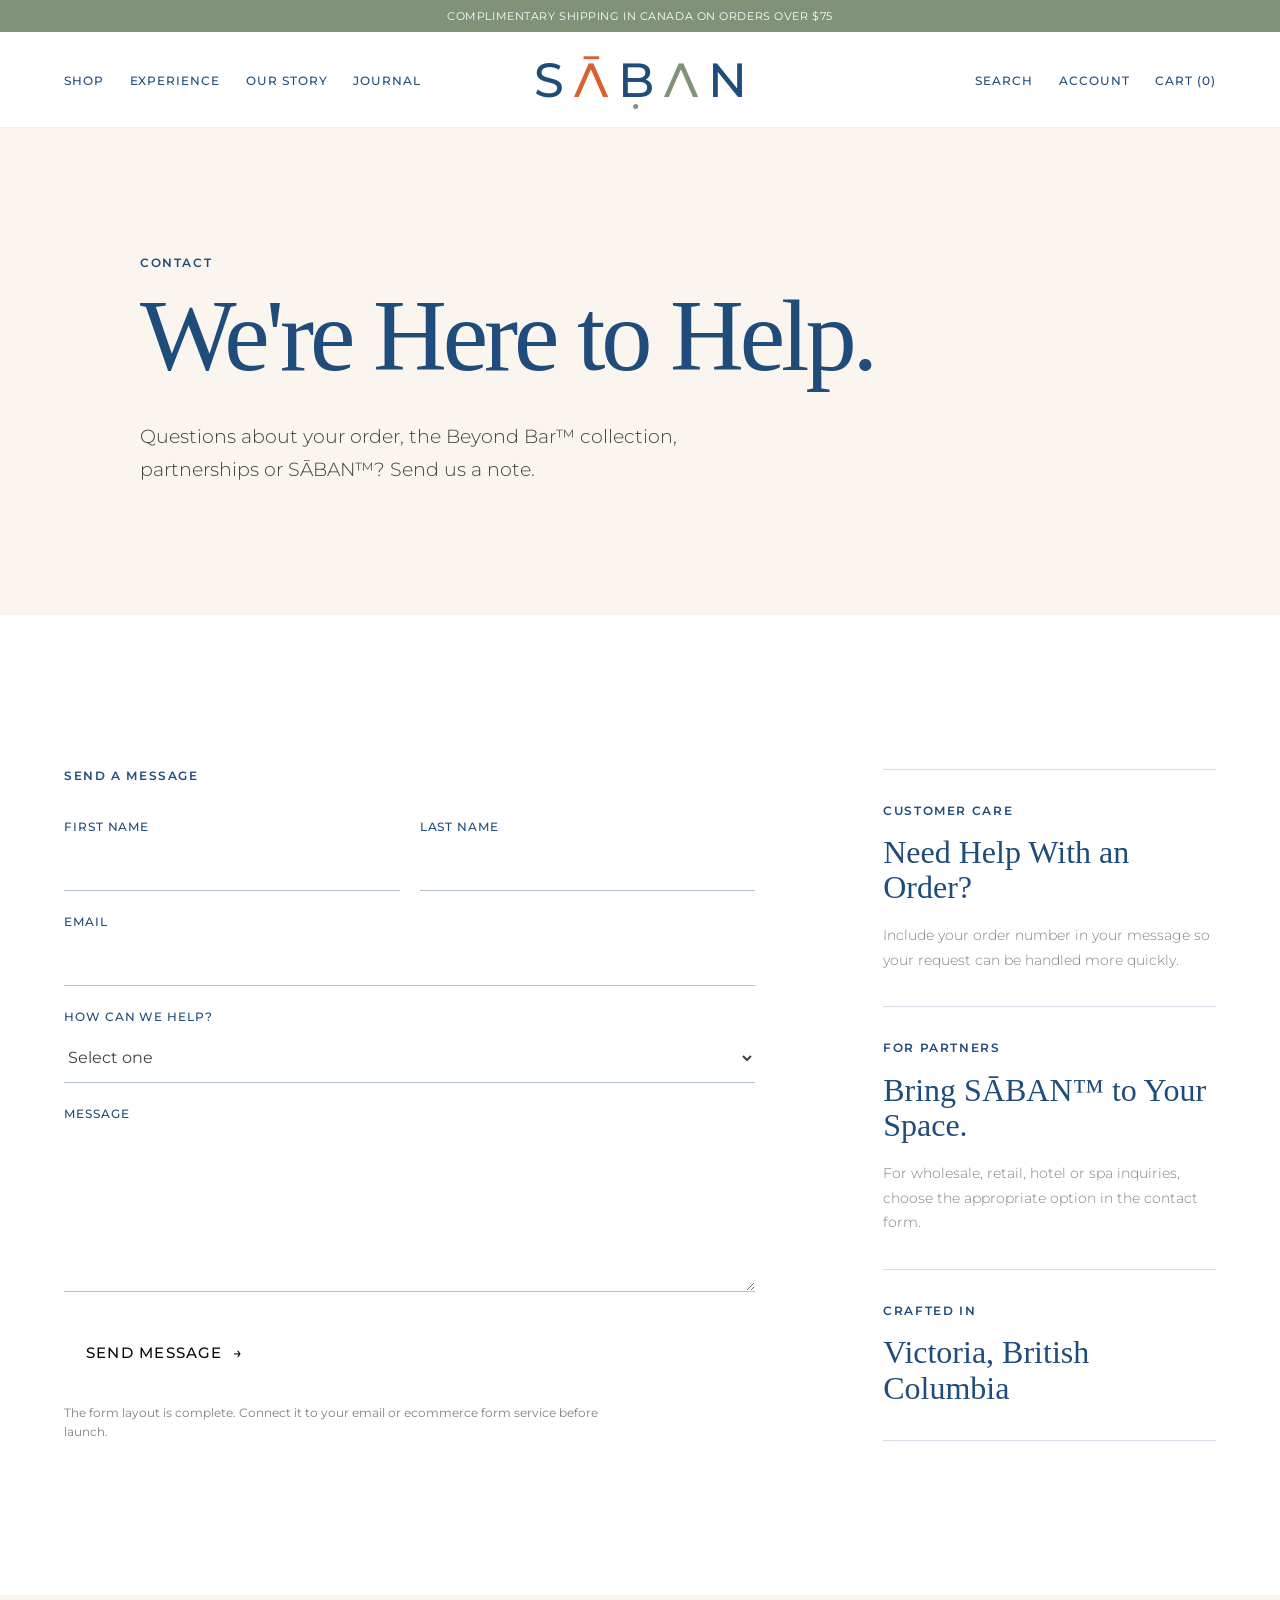
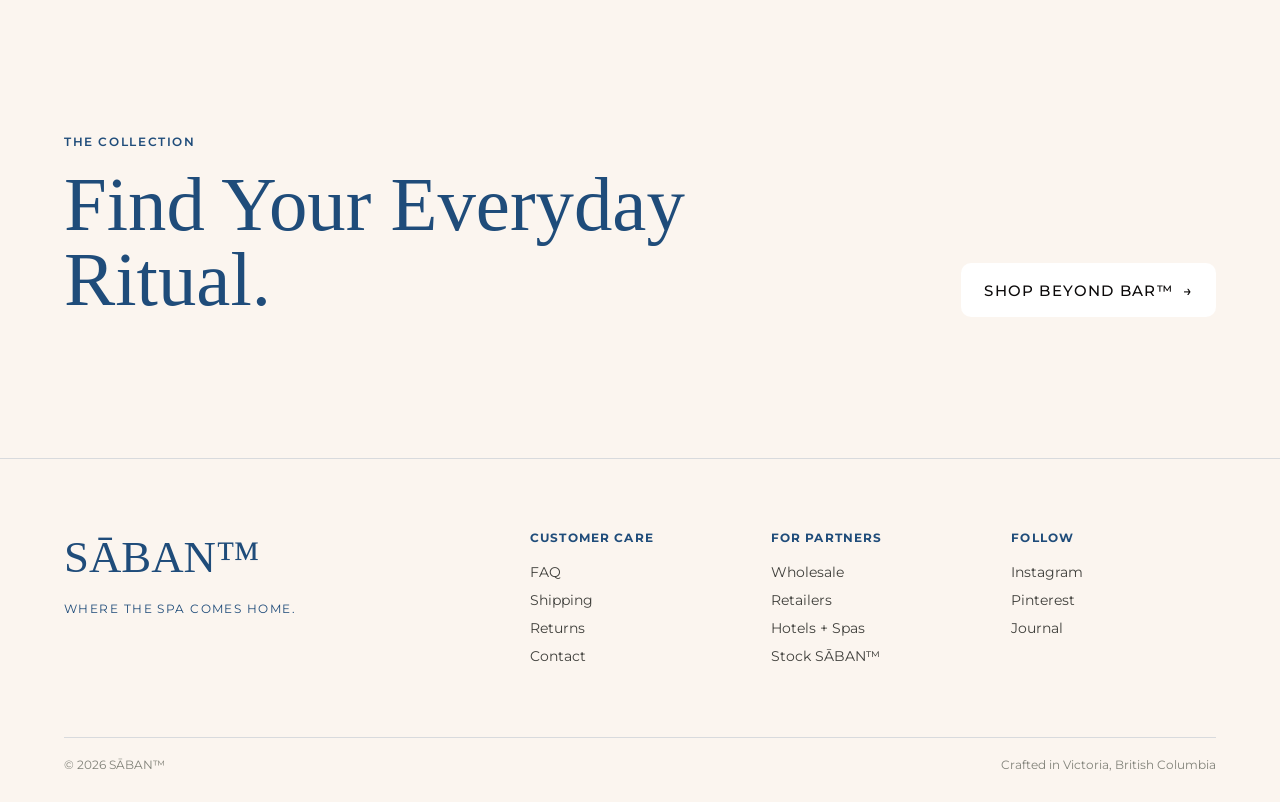
<file: contact.html>
<!DOCTYPE html>
<html lang="en">
<head>
    <meta charset="UTF-8">

    <meta
        name="viewport"
        content="width=device-width, initial-scale=1.0"
    >

    <meta
        name="description"
        content="Contact SĀBAN™."
    >

    <title>Contact | SĀBAN™</title>

    <link rel="preconnect" href="https://fonts.googleapis.com">

    <link
        rel="preconnect"
        href="https://fonts.gstatic.com"
        crossorigin
    >

    <link
        href="https://fonts.googleapis.com/css2?family=Montserrat:wght@200;300;400;500;600&display=swap"
        rel="stylesheet"
    >

    <link rel="stylesheet" href="style.css">
</head>

<body>

    <a class="skip-link" href="#main-content">
        Skip to content
    </a>


    <!-- HEADER -->

    <header
        class="site-header internal-header"
        data-site-header
    >

        <div class="header-offer-container">

            <p class="header-offer">
                COMPLIMENTARY SHIPPING IN CANADA ON ORDERS OVER $75
            </p>

        </div>


        <div class="header-container">

            <button
                class="mobile-menu-button"
                type="button"
                aria-label="Open navigation"
                aria-expanded="false"
                aria-controls="mobile-navigation"
                data-menu-button
            >
                <span></span>
                <span></span>
            </button>


            <nav
                class="nav-left"
                aria-label="Main navigation"
            >

                <ul class="nav-list">

                    <li>
                        <a href="shop.html">
                            SHOP
                        </a>
                    </li>

                    <li>
                        <a href="index.html#experience">
                            EXPERIENCE
                        </a>
                    </li>

                    <li>
                        <a href="about.html">
                            OUR STORY
                        </a>
                    </li>

                    <li>
                        <a href="index.html#journal">
                            JOURNAL
                        </a>
                    </li>

                </ul>

            </nav>


            <p class="header-title">

                <a
                    class="logo-link"
                    href="index.html"
                    aria-label="SĀBAN home"
                >

                    <span class="logo-s">
                        S
                    </span>

                    <span class="logo-a1">
                        &#x0245;&#x0304;
                    </span>

                    <span class="logo-b b-dot">
                        B
                    </span>

                    <span class="logo-a2">
                        &#x0245;
                    </span>

                    <span class="logo-n">
                        N
                    </span>

                </a>

            </p>


            <nav
                class="nav-right"
                aria-label="Utility navigation"
            >

                <ul class="nav-list nav-utility">

                    <li class="utility-desktop">
                        <a href="#">
                            SEARCH
                        </a>
                    </li>

                    <li class="utility-desktop">
                        <a href="#">
                            ACCOUNT
                        </a>
                    </li>

                    <li>
                        <a href="#">
                            CART
                            <span aria-hidden="true">
                                (0)
                            </span>
                        </a>
                    </li>

                </ul>

            </nav>

        </div>


        <nav
            class="mobile-navigation"
            id="mobile-navigation"
            aria-label="Mobile navigation"
            data-mobile-navigation
            hidden
        >

            <a href="shop.html">
                SHOP
            </a>

            <a href="index.html#experience">
                EXPERIENCE
            </a>

            <a href="about.html">
                OUR STORY
            </a>

            <a href="index.html#journal">
                JOURNAL
            </a>

            <a href="#">
                SEARCH
            </a>

            <a href="#">
                ACCOUNT
            </a>

        </nav>

    </header>



    <main id="main-content">


        <!-- CONTACT INTRO -->

        <section class="internal-hero contact-hero">

            <div class="section-shell internal-hero-inner">

                <p class="eyebrow">
                    CONTACT
                </p>

                <h1 class="internal-page-title">
                    We're Here to Help.
                </h1>

                <p class="internal-hero-copy">
                    Questions about your order,
                    the Beyond Bar™ collection,
                    partnerships or SĀBAN™?
                    Send us a note.
                </p>

            </div>

        </section>



        <!-- CONTACT CONTENT -->

        <section class="contact-main">

            <div class="section-shell contact-grid">


                <div class="contact-form-column">

                    <p class="eyebrow">
                        SEND A MESSAGE
                    </p>


                    <form
                        class="contact-form"
                        action="#"
                        method="post"
                    >

                        <div class="form-row">

                            <div class="form-field">

                                <label for="first-name">
                                    First name
                                </label>

                                <input
                                    type="text"
                                    id="first-name"
                                    name="first-name"
                                    autocomplete="given-name"
                                    required
                                >

                            </div>


                            <div class="form-field">

                                <label for="last-name">
                                    Last name
                                </label>

                                <input
                                    type="text"
                                    id="last-name"
                                    name="last-name"
                                    autocomplete="family-name"
                                    required
                                >

                            </div>

                        </div>


                        <div class="form-field">

                            <label for="email">
                                Email
                            </label>

                            <input
                                type="email"
                                id="email"
                                name="email"
                                autocomplete="email"
                                required
                            >

                        </div>


                        <div class="form-field">

                            <label for="subject">
                                How can we help?
                            </label>

                            <select
                                id="subject"
                                name="subject"
                                required
                            >

                                <option value="">
                                    Select one
                                </option>

                                <option value="order">
                                    Order support
                                </option>

                                <option value="product">
                                    Product question
                                </option>

                                <option value="shipping">
                                    Shipping + returns
                                </option>

                                <option value="wholesale">
                                    Wholesale
                                </option>

                                <option value="hotel-spa">
                                    Hotels + spas
                                </option>

                                <option value="other">
                                    Something else
                                </option>

                            </select>

                        </div>


                        <div class="form-field">

                            <label for="message">
                                Message
                            </label>

                            <textarea
                                id="message"
                                name="message"
                                rows="7"
                                required
                            ></textarea>

                        </div>


                        <button
                            class="button button-primary"
                            type="submit"
                        >
                            SEND MESSAGE
                            <span aria-hidden="true">
                                →
                            </span>
                        </button>

                    </form>


                    <p class="contact-form-note">
                        The form layout is complete.
                        Connect it to your email or ecommerce
                        form service before launch.
                    </p>

                </div>



                <aside class="contact-sidebar">

                    <div class="contact-sidebar-block">

                        <p class="eyebrow">
                            CUSTOMER CARE
                        </p>

                        <h2>
                            Need Help With an Order?
                        </h2>

                        <p>
                            Include your order number
                            in your message so your request
                            can be handled more quickly.
                        </p>

                    </div>


                    <div class="contact-sidebar-block">

                        <p class="eyebrow">
                            FOR PARTNERS
                        </p>

                        <h2>
                            Bring SĀBAN™
                            to Your Space.
                        </h2>

                        <p>
                            For wholesale, retail,
                            hotel or spa inquiries,
                            choose the appropriate option
                            in the contact form.
                        </p>

                    </div>


                    <div class="contact-sidebar-block">

                        <p class="eyebrow">
                            CRAFTED IN
                        </p>

                        <h2>
                            Victoria,
                            British Columbia
                        </h2>

                    </div>

                </aside>

            </div>

        </section>



        <!-- CONTACT CTA -->

        <section class="contact-shop-cta">

            <div class="section-shell contact-shop-cta-grid">

                <div>

                    <p class="eyebrow">
                        THE COLLECTION
                    </p>

                    <h2>
                        Find Your
                        Everyday Ritual.
                    </h2>

                </div>


                <a
                    class="button button-primary"
                    href="shop.html"
                >
                    SHOP BEYOND BAR™
                    <span aria-hidden="true">
                        →
                    </span>
                </a>

            </div>

        </section>

    </main>



    <!-- FOOTER -->

    <footer class="site-footer">

        <div class="section-shell footer-top">

            <div class="footer-brand">

                <a
                    class="footer-logo"
                    href="index.html"
                >
                    SĀBAN™
                </a>

                <p>
                    WHERE THE SPA COMES HOME.
                </p>

            </div>


            <div class="footer-groups">

                <div>

                    <h2>
                        CUSTOMER CARE
                    </h2>

                    <a href="#">
                        FAQ
                    </a>

                    <a href="#">
                        Shipping
                    </a>

                    <a href="#">
                        Returns
                    </a>

                    <a href="contact.html">
                        Contact
                    </a>

                </div>


                <div>

                    <h2>
                        FOR PARTNERS
                    </h2>

                    <a href="#">
                        Wholesale
                    </a>

                    <a href="#">
                        Retailers
                    </a>

                    <a href="#">
                        Hotels + Spas
                    </a>

                    <a href="#">
                        Stock SĀBAN™
                    </a>

                </div>


                <div>

                    <h2>
                        FOLLOW
                    </h2>

                    <a href="#">
                        Instagram
                    </a>

                    <a href="#">
                        Pinterest
                    </a>

                    <a href="index.html#journal">
                        Journal
                    </a>

                </div>

            </div>

        </div>


        <div class="section-shell footer-bottom">

            <p>
                © <span data-year></span> SĀBAN™
            </p>

            <p>
                Crafted in Victoria,
                British Columbia
            </p>

        </div>

    </footer>


    <script src="script.js"></script>

</body>
</html>
</file>
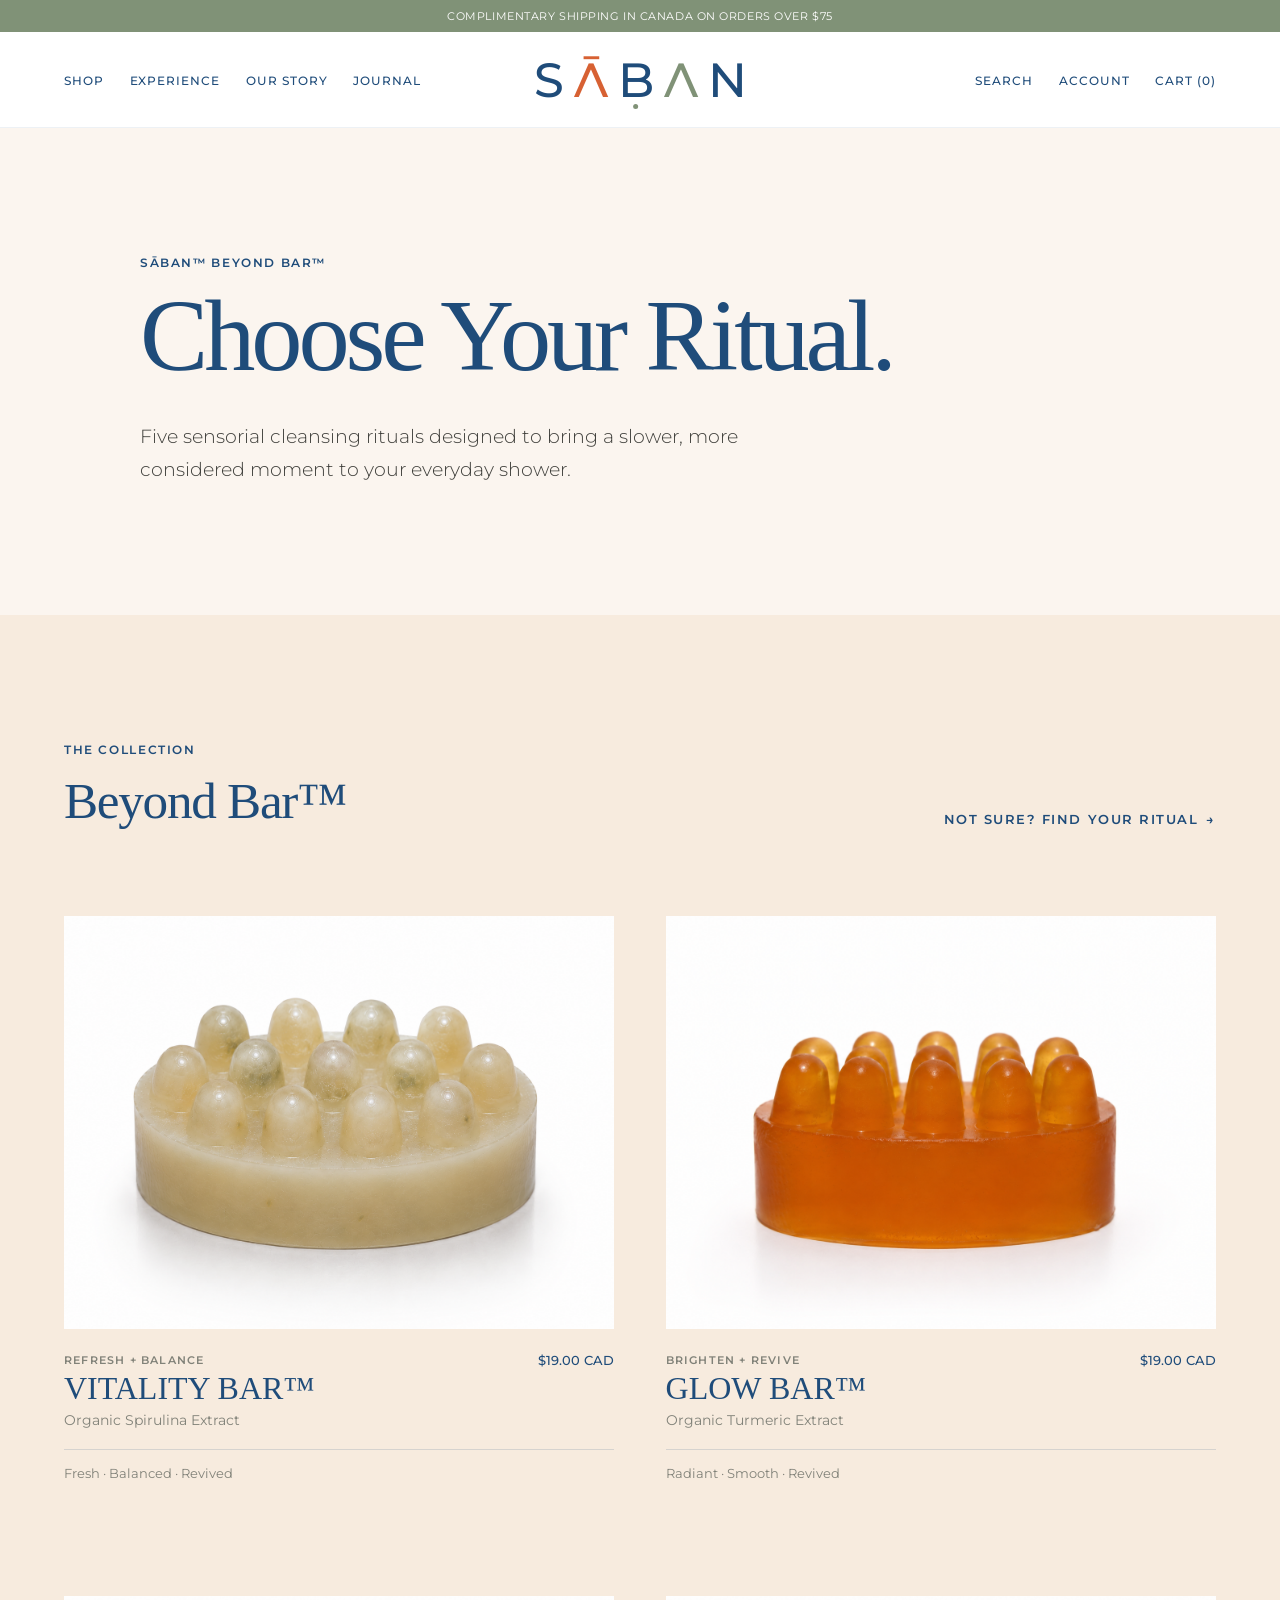
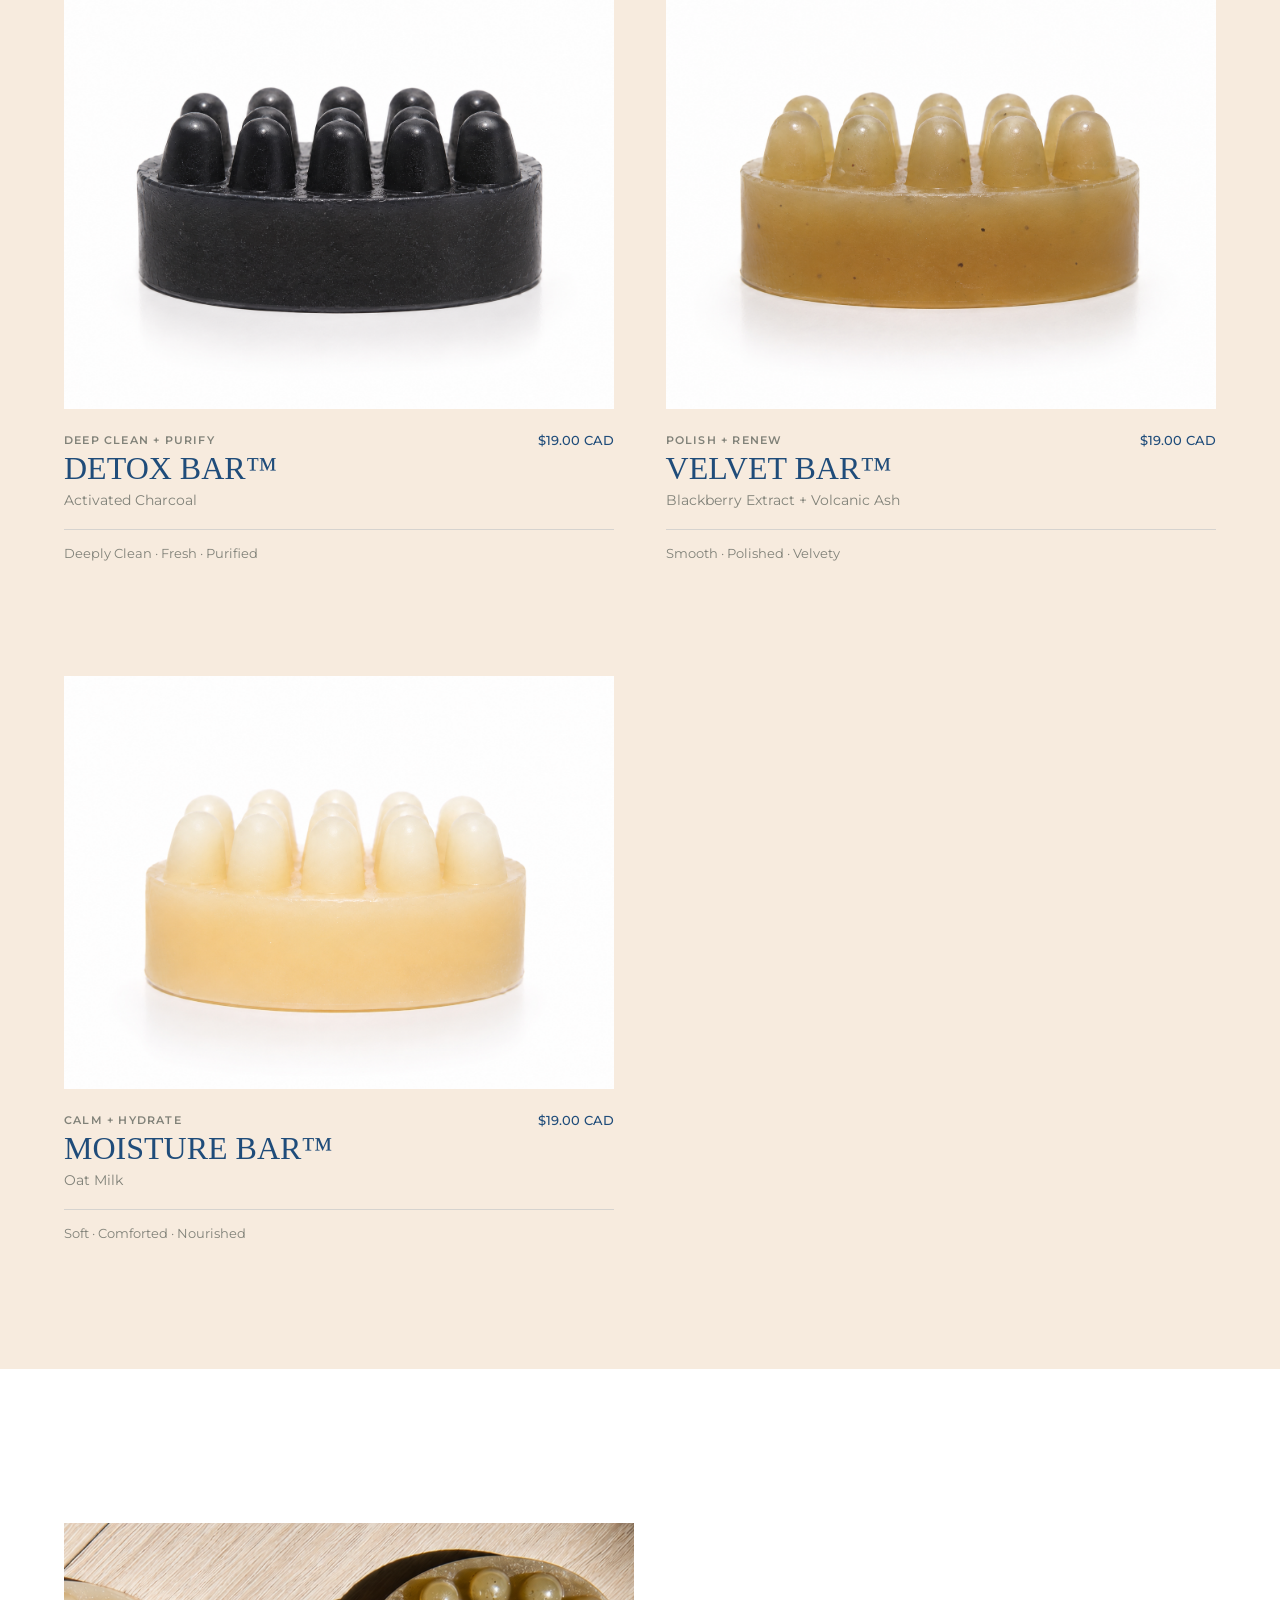
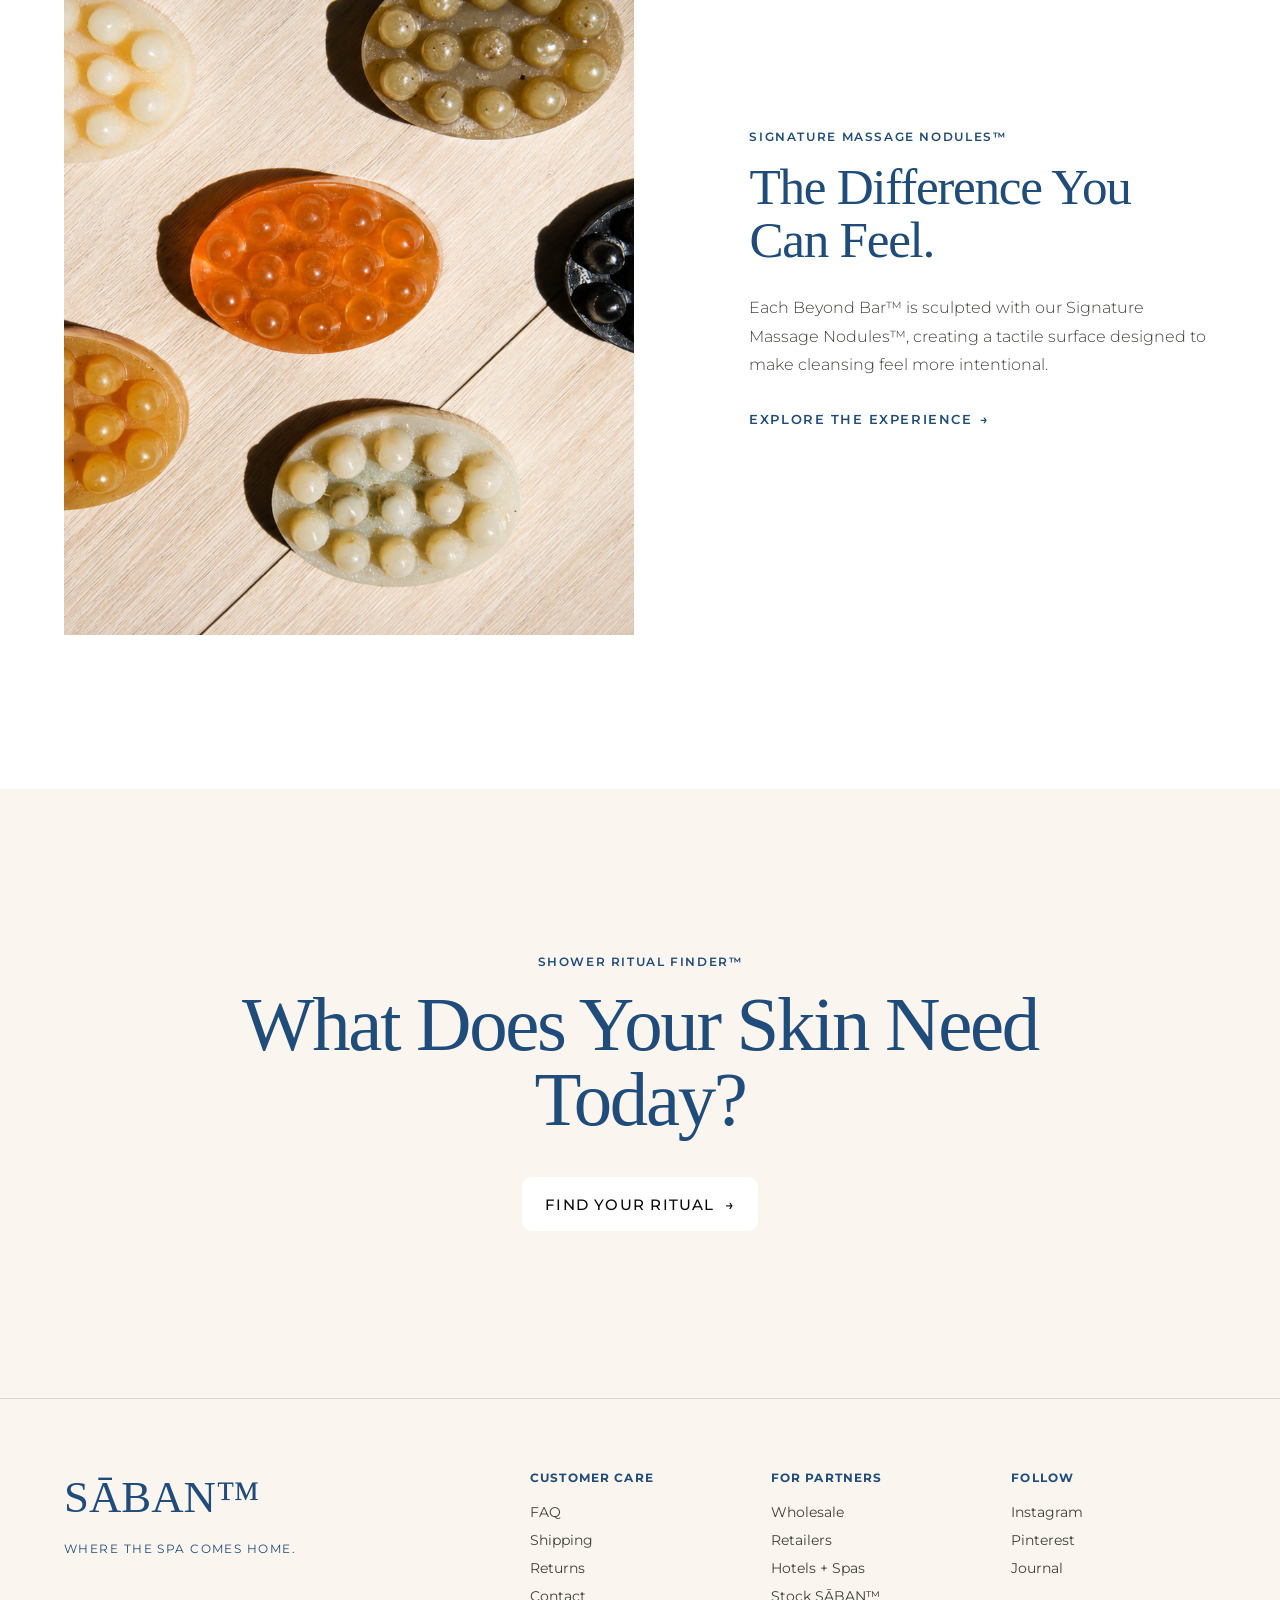
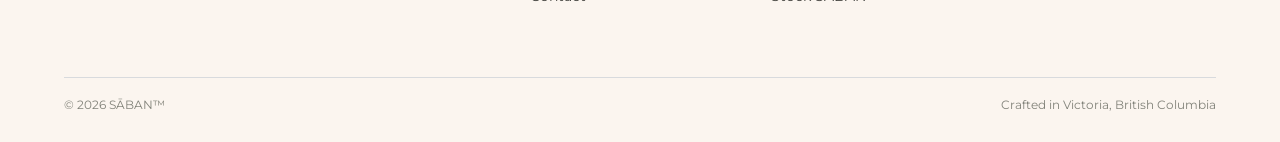
<file: shop.html>
<!DOCTYPE html>
<html lang="en">
<head>
    <meta charset="UTF-8">

    <meta
        name="viewport"
        content="width=device-width, initial-scale=1.0"
    >

    <meta
        name="description"
        content="Shop the SĀBAN™ Beyond Bar™ collection."
    >

    <title>Shop | SĀBAN™</title>

    <link rel="preconnect" href="https://fonts.googleapis.com">

    <link
        rel="preconnect"
        href="https://fonts.gstatic.com"
        crossorigin
    >

    <link
        href="https://fonts.googleapis.com/css2?family=Montserrat:wght@200;300;400;500;600&display=swap"
        rel="stylesheet"
    >

    <link rel="stylesheet" href="style.css">
</head>

<body>

    <a class="skip-link" href="#main-content">
        Skip to content
    </a>


    <!-- =========================================
         HEADER
    ========================================== -->

    <header
        class="site-header internal-header"
        data-site-header
    >

        <div class="header-offer-container">
            <p class="header-offer">
                COMPLIMENTARY SHIPPING IN CANADA ON ORDERS OVER $75
            </p>
        </div>


        <div class="header-container">

            <button
                class="mobile-menu-button"
                type="button"
                aria-label="Open navigation"
                aria-expanded="false"
                aria-controls="mobile-navigation"
                data-menu-button
            >
                <span></span>
                <span></span>
            </button>


            <nav
                class="nav-left"
                aria-label="Main navigation"
            >
                <ul class="nav-list">

                    <li>
                        <a
                            href="shop.html"
                            aria-current="page"
                        >
                            SHOP
                        </a>
                    </li>

                    <li>
                        <a href="index.html#experience">
                            EXPERIENCE
                        </a>
                    </li>

                    <li>
                        <a href="about.html">
                            OUR STORY
                        </a>
                    </li>

                    <li>
                        <a href="index.html#journal">
                            JOURNAL
                        </a>
                    </li>

                </ul>
            </nav>


            <p class="header-title">

                <a
                    class="logo-link"
                    href="index.html"
                    aria-label="SĀBAN home"
                >
                    <span class="logo-s">S</span>

                    <span class="logo-a1">
                        &#x0245;&#x0304;
                    </span>

                    <span class="logo-b b-dot">
                        B
                    </span>

                    <span class="logo-a2">
                        &#x0245;
                    </span>

                    <span class="logo-n">
                        N
                    </span>
                </a>

            </p>


            <nav
                class="nav-right"
                aria-label="Utility navigation"
            >
                <ul class="nav-list nav-utility">

                    <li class="utility-desktop">
                        <a href="#">
                            SEARCH
                        </a>
                    </li>

                    <li class="utility-desktop">
                        <a href="#">
                            ACCOUNT
                        </a>
                    </li>

                    <li>
                        <a href="#">
                            CART
                            <span aria-hidden="true">
                                (0)
                            </span>
                        </a>
                    </li>

                </ul>
            </nav>

        </div>


        <nav
            class="mobile-navigation"
            id="mobile-navigation"
            aria-label="Mobile navigation"
            data-mobile-navigation
            hidden
        >

            <a href="shop.html">
                SHOP
            </a>

            <a href="index.html#experience">
                EXPERIENCE
            </a>

            <a href="about.html">
                OUR STORY
            </a>

            <a href="index.html#journal">
                JOURNAL
            </a>

            <a href="#">
                SEARCH
            </a>

            <a href="#">
                ACCOUNT
            </a>

        </nav>

    </header>



    <main id="main-content">


        <!-- =========================================
             SHOP INTRO
        ========================================== -->

        <section class="internal-hero shop-hero">

            <div class="section-shell internal-hero-inner">

                <p class="eyebrow">
                    SĀBAN™ BEYOND BAR™
                </p>

                <h1 class="internal-page-title">
                    Choose Your Ritual.
                </h1>

                <p class="internal-hero-copy">
                    Five sensorial cleansing rituals designed
                    to bring a slower, more considered moment
                    to your everyday shower.
                </p>

            </div>

        </section>



        <!-- =========================================
             COLLECTION
        ========================================== -->

        <section
            class="shop-collection"
            aria-labelledby="shop-collection-title"
        >

            <div class="section-shell">

                <div class="shop-heading-row">

                    <div>

                        <p class="eyebrow">
                            THE COLLECTION
                        </p>

                        <h2
                            class="section-heading"
                            id="shop-collection-title"
                        >
                            Beyond Bar™
                        </h2>

                    </div>


                    <a
                        class="text-link shop-finder-link"
                        href="index.html#ritual-finder"
                    >
                        NOT SURE?
                        FIND YOUR RITUAL
                        <span aria-hidden="true">
                            →
                        </span>
                    </a>

                </div>



                <div class="shop-grid">


                    <!-- VITALITY -->

                    <article
                        class="shop-product-card"
                        id="vitality"
                    >

                        <a
                            class="shop-product-image"
                            href="#"
                            aria-label="View Vitality Bar"
                        >
                            <img
                                src="photos/soap1.png"
                                alt="SĀBAN Vitality Bar"
                            >
                        </a>


                        <div class="shop-product-info">

                            <div>

                                <p class="shop-product-kicker">
                                    REFRESH + BALANCE
                                </p>

                                <h3>
                                    <a href="#">
                                        VITALITY BAR™
                                    </a>
                                </h3>

                                <p class="shop-product-ingredient">
                                    Organic Spirulina Extract
                                </p>

                            </div>


                            <p class="shop-product-price">
                                $19.00 CAD
                            </p>

                        </div>


                        <p class="shop-product-feel">
                            Fresh · Balanced · Revived
                        </p>

                    </article>



                    <!-- GLOW -->

                    <article
                        class="shop-product-card"
                        id="glow"
                    >

                        <a
                            class="shop-product-image"
                            href="#"
                            aria-label="View Glow Bar"
                        >
                            <img
                                src="photos/soap2.png"
                                alt="SĀBAN Glow Bar"
                            >
                        </a>


                        <div class="shop-product-info">

                            <div>

                                <p class="shop-product-kicker">
                                    BRIGHTEN + REVIVE
                                </p>

                                <h3>
                                    <a href="#">
                                        GLOW BAR™
                                    </a>
                                </h3>

                                <p class="shop-product-ingredient">
                                    Organic Turmeric Extract
                                </p>

                            </div>


                            <p class="shop-product-price">
                                $19.00 CAD
                            </p>

                        </div>


                        <p class="shop-product-feel">
                            Radiant · Smooth · Revived
                        </p>

                    </article>



                    <!-- DETOX -->

                    <article
                        class="shop-product-card"
                        id="detox"
                    >

                        <a
                            class="shop-product-image"
                            href="#"
                            aria-label="View Detox Bar"
                        >
                            <img
                                src="photos/soap4.png"
                                alt="SĀBAN Detox Bar"
                            >
                        </a>


                        <div class="shop-product-info">

                            <div>

                                <p class="shop-product-kicker">
                                    DEEP CLEAN + PURIFY
                                </p>

                                <h3>
                                    <a href="#">
                                        DETOX BAR™
                                    </a>
                                </h3>

                                <p class="shop-product-ingredient">
                                    Activated Charcoal
                                </p>

                            </div>


                            <p class="shop-product-price">
                                $19.00 CAD
                            </p>

                        </div>


                        <p class="shop-product-feel">
                            Deeply Clean · Fresh · Purified
                        </p>

                    </article>



                    <!-- VELVET -->

                    <article
                        class="shop-product-card"
                        id="velvet"
                    >

                        <a
                            class="shop-product-image"
                            href="#"
                            aria-label="View Velvet Bar"
                        >
                            <img
                                src="photos/soap3.png"
                                alt="SĀBAN Velvet Bar"
                            >
                        </a>


                        <div class="shop-product-info">

                            <div>

                                <p class="shop-product-kicker">
                                    POLISH + RENEW
                                </p>

                                <h3>
                                    <a href="#">
                                        VELVET BAR™
                                    </a>
                                </h3>

                                <p class="shop-product-ingredient">
                                    Blackberry Extract + Volcanic Ash
                                </p>

                            </div>


                            <p class="shop-product-price">
                                $19.00 CAD
                            </p>

                        </div>


                        <p class="shop-product-feel">
                            Smooth · Polished · Velvety
                        </p>

                    </article>



                    <!-- MOISTURE -->

                    <article
                        class="shop-product-card"
                        id="moisture"
                    >

                        <a
                            class="shop-product-image"
                            href="#"
                            aria-label="View Moisture Bar"
                        >
                            <img
                                src="photos/soap5.png"
                                alt="SĀBAN Moisture Bar"
                            >
                        </a>


                        <div class="shop-product-info">

                            <div>

                                <p class="shop-product-kicker">
                                    CALM + HYDRATE
                                </p>

                                <h3>
                                    <a href="#">
                                        MOISTURE BAR™
                                    </a>
                                </h3>

                                <p class="shop-product-ingredient">
                                    Oat Milk
                                </p>

                            </div>


                            <p class="shop-product-price">
                                $19.00 CAD
                            </p>

                        </div>


                        <p class="shop-product-feel">
                            Soft · Comforted · Nourished
                        </p>

                    </article>

                </div>

            </div>

        </section>



        <!-- =========================================
             MASSAGE NODULES
        ========================================== -->

        <section class="shop-experience">

            <div class="section-shell shop-experience-grid">

                <figure class="shop-experience-image">

                    <img
                        src="photos/landing-page2.png"
                        alt="SĀBAN bars showing the Signature Massage Nodules"
                        loading="lazy"
                    >

                </figure>


                <div class="shop-experience-copy">

                    <p class="eyebrow">
                        SIGNATURE MASSAGE NODULES™
                    </p>

                    <h2 class="section-heading">
                        The Difference
                        You Can Feel.
                    </h2>

                    <p>
                        Each Beyond Bar™ is sculpted with our
                        Signature Massage Nodules™, creating
                        a tactile surface designed to make
                        cleansing feel more intentional.
                    </p>

                    <a
                        class="text-link"
                        href="index.html#experience"
                    >
                        EXPLORE THE EXPERIENCE
                        <span aria-hidden="true">
                            →
                        </span>
                    </a>

                </div>

            </div>

        </section>



        <!-- =========================================
             FINDER CTA
        ========================================== -->

        <section class="shop-ritual-cta">

            <div class="section-shell shop-ritual-cta-inner">

                <p class="eyebrow">
                    SHOWER RITUAL FINDER™
                </p>

                <h2>
                    What Does Your Skin
                    Need Today?
                </h2>

                <a
                    class="button button-primary"
                    href="index.html#ritual-finder"
                >
                    FIND YOUR RITUAL
                    <span aria-hidden="true">
                        →
                    </span>
                </a>

            </div>

        </section>

    </main>



    <!-- =========================================
         FOOTER
    ========================================== -->

    <footer class="site-footer">

        <div class="section-shell footer-top">

            <div class="footer-brand">

                <a
                    class="footer-logo"
                    href="index.html"
                >
                    SĀBAN™
                </a>

                <p>
                    WHERE THE SPA COMES HOME.
                </p>

            </div>


            <div class="footer-groups">

                <div>

                    <h2>
                        CUSTOMER CARE
                    </h2>

                    <a href="#">
                        FAQ
                    </a>

                    <a href="#">
                        Shipping
                    </a>

                    <a href="#">
                        Returns
                    </a>

                    <a href="contact.html">
                        Contact
                    </a>

                </div>


                <div>

                    <h2>
                        FOR PARTNERS
                    </h2>

                    <a href="#">
                        Wholesale
                    </a>

                    <a href="#">
                        Retailers
                    </a>

                    <a href="#">
                        Hotels + Spas
                    </a>

                    <a href="#">
                        Stock SĀBAN™
                    </a>

                </div>


                <div>

                    <h2>
                        FOLLOW
                    </h2>

                    <a href="#">
                        Instagram
                    </a>

                    <a href="#">
                        Pinterest
                    </a>

                    <a href="index.html#journal">
                        Journal
                    </a>

                </div>

            </div>

        </div>


        <div class="section-shell footer-bottom">

            <p>
                © <span data-year></span> SĀBAN™
            </p>

            <p>
                Crafted in Victoria,
                British Columbia
            </p>

        </div>

    </footer>


    <script src="script.js"></script>

</body>
</html>
</file>
<file: style.css>
:root {
    --Dusk-Blue: #1F4C7A;
    --Spicy-Paprika: #D76133;
    --Dusty-Olive: #809277;
    --Warm-Ivory: #F6F4F4;
    --Linen: #FBF5EF;

    --White: #FFFFFF;
    --Ink: #0B0909;
    --Text: #40403C;
    --Muted: #818279;
    --Collection-Background: #F7EBDE;

    --Primary-font: "Avenir Next", "Montserrat", sans-serif;
    --Secondary-font: "Montserrat", sans-serif;

    --header-offer-height: 32px;
    --header-nav-height: 96px;

    --page-gutter: clamp(20px, 5vw, 72px);
    --content-width: 1280px;

    --line: rgba(31, 76, 122, 0.16);
}


/* ==============================
   GLOBAL
================================ */

*,
*::before,
*::after {
    box-sizing: border-box;
}


html {
    scroll-behavior: smooth;
}


body {
    margin: 0;

    color: var(--Text);
    background: var(--White);

    font-family: var(--Secondary-font);

    -webkit-font-smoothing: antialiased;
}


body.menu-open {
    overflow: hidden;
}


img {
    display: block;

    width: 100%;
    max-width: 100%;
}


a {
    color: inherit;
}


button,
a {
    -webkit-tap-highlight-color: transparent;
}


button {
    font: inherit;
}


.skip-link {
    position: fixed;

    top: 8px;
    left: 8px;

    z-index: 3000;

    padding: 10px 14px;

    background: var(--White);
    color: var(--Dusk-Blue);

    transform: translateY(-160%);
}


.skip-link:focus {
    transform: translateY(0);
}


.section {
    padding: clamp(80px, 10vw, 144px) 0;
}


.section-shell {
    width: min(
        calc(100% - (2 * var(--page-gutter))),
        var(--content-width)
    );

    margin-inline: auto;
}



/* ==============================
   TYPOGRAPHY
================================ */

.eyebrow {
    margin: 0 0 16px;

    color: var(--Dusk-Blue);

    font-size: 0.72rem;
    font-weight: 600;
    line-height: 1.35;

    letter-spacing: 0.14em;

    text-transform: uppercase;
}


.display-heading,
.section-heading,
.feature-heading,
.story-title {
    margin: 0;

    color: var(--Dusk-Blue);

    font-family:
        Georgia,
        "Times New Roman",
        serif;

    font-weight: 400;

    letter-spacing: -0.025em;
}


.display-heading {
    max-width: 900px;

    font-size: clamp(
        3rem,
        6vw,
        6.5rem
    );

    line-height: 0.98;
}


.section-heading {
    font-size: clamp(
        2.5rem,
        4vw,
        4.8rem
    );

    line-height: 1.02;
}


.feature-heading {
    font-size: clamp(
        2.1rem,
        3.5vw,
        4.2rem
    );

    line-height: 1.04;
}


.lead-copy {
    max-width: 850px;

    margin: 36px 0 0;

    font-size: clamp(
        1.05rem,
        1.6vw,
        1.35rem
    );

    font-weight: 300;
    line-height: 1.8;
}



/* ==============================
   TEXT LINKS
================================ */

.text-link {
    position: relative;

    display: inline-flex;

    align-items: center;

    gap: 8px;

    margin-top: 32px;

    color: var(--Dusk-Blue);

    font-size: 0.8rem;
    font-weight: 600;

    letter-spacing: 0.12em;

    text-decoration: none;
}


.text-link::after {
    content: "";

    position: absolute;

    right: 0;
    bottom: -6px;
    left: 0;

    height: 1px;

    background: currentColor;

    transform: scaleX(0);
    transform-origin: left;

    transition:
        transform 220ms ease;
}


.text-link:hover::after,
.text-link:focus-visible::after {
    transform: scaleX(1);
}



/* ==============================
   HEADER
================================ */

.site-header {
    position: fixed;

    inset: 0 0 auto;

    z-index: 1000;

    width: 100%;
}


.header-offer-container {
    display: flex;

    align-items: center;
    justify-content: center;

    min-height: var(--header-offer-height);

    padding: 6px 20px;

    background: var(--Dusty-Olive);
}


.header-offer {
    margin: 0;

    color: var(--White);

    font-size: 0.7rem;
    font-weight: 400;

    letter-spacing: 0.05em;

    text-align: center;
}


.header-container {
    display: grid;

    grid-template-columns:
        minmax(0, 1fr)
        auto
        minmax(0, 1fr);

    align-items: center;

    min-height: var(--header-nav-height);

    padding:
        10px
        var(--page-gutter);

    background: transparent;

    border-bottom:
        1px solid transparent;

    transition:
        background-color 220ms ease,
        box-shadow 220ms ease,
        border-color 220ms ease;
}


.nav-left,
.nav-right {
    min-width: 0;
}


.nav-right {
    justify-self: end;
}


.nav-list {
    display: flex;

    align-items: center;

    gap: clamp(
        14px,
        2vw,
        28px
    );

    margin: 0;
    padding: 0;

    list-style: none;
}


.nav-list a {
    position: relative;

    display: inline-block;

    color: var(--Ink);

    font-family: var(--Primary-font);

    font-size: 0.76rem;
    font-weight: 500;

    letter-spacing: 0.08em;

    text-decoration: none;
}


.nav-list a::after {
    content: "";

    position: absolute;

    right: 0;
    bottom: -6px;
    left: 0;

    height: 1px;

    background: currentColor;

    transform: scaleX(0);
    transform-origin: left;

    transition:
        transform 220ms ease;

}



.nav-list a:hover::after,
.nav-list a:focus-visible::after {
    transform: scaleX(1);
}



/* ==============================
   LOGO
================================ */

.header-title {
    display: flex;
    flex: 1;
    align-items: center;
    justify-content: center;
    margin: 0;
    font-family: var(--Primary-font);
    text-align: center;
}

.logo-link {
    display: flex;
    align-items: center;
    gap: 10px;
    color: #FFFFFF;
    font-size: 3rem;
    font-weight: 500;
    line-height: 1;
    text-decoration: none;
}

.logo-s,
.logo-a1,
.logo-b,
.logo-a2,
.logo-n {
    color: black;
    transition: color 0.5s ease;
}

.b-dot {
    position: relative;
    display: inline-block;
}

.b-dot::after {
    content: "";
    position: absolute;
    bottom: -0.12em;
    left: 50%;
    width: 0.12em;
    height: 0.12em;
    border-radius: 50%;
    background-color: black;
    transform: translateX(-50%);
    transition: background-color 0.5s ease;
}


/* ==============================
   HEADER HOVER / SCROLL
================================ */

.site-header:hover .header-container,
.site-header.scrolled .header-container,
.site-header.menu-open .header-container {
    background: var(--White);

    border-bottom-color: var(--line);

    box-shadow:
        0 2px 14px
        rgba(0, 0, 0, 0.06);
}


.site-header:hover .logo-s,
.site-header:hover .logo-b,
.site-header:hover .logo-n,
.site-header.scrolled .logo-s,
.site-header.scrolled .logo-b,
.site-header.scrolled .logo-n,
.site-header.menu-open .logo-s,
.site-header.menu-open .logo-b,
.site-header.menu-open .logo-n {
    color: var(--Dusk-Blue);
}


.site-header:hover .logo-a1,
.site-header.scrolled .logo-a1,
.site-header.menu-open .logo-a1 {
    color: var(--Spicy-Paprika);
}


.site-header.menu-open .logo-a2,
.site-header:hover .b-dot::after,
.site-header.scrolled .b-dot::after,
.site-header.menu-open .b-dot::after {
    color: var(--Dusty-Olive);
    background: var(--Dusty-Olive);
}

.site-header:hover .logo-a2,
.site-header.scrolled .logo-a2{
    color: var(--Dusty-Olive)
}


.mobile-menu-button,
.mobile-navigation {
    display: none;
}



/* ==============================
   HERO
================================ */

.hero {
    position: relative;

    width: 100%;

    height: 100vh;
    height: 100svh;

    min-height: 700px;

    overflow: hidden;
}


.hero::after {
    content: "";

    position: absolute;

    inset: 0;

    z-index: 1;

    pointer-events: none;

    background:
        radial-gradient(
            ellipse at 15% 50%,

            rgba(11, 9, 9, 0.25) 0%,
            rgba(11, 9, 9, 0.20) 20%,
            rgba(11, 9, 9, 0.15) 40%,
            rgba(11, 9, 9, 0.10) 60%,
            rgba(11, 9, 9, 0.05) 65%,
            rgba(11, 9, 9, 0) 75%
        );
}


.hero-image {
    position: absolute;

    inset: 0;

    z-index: 0;

    width: 100%;
    height: 100%;

    object-fit: fill;

    object-position: 96% 100%;

    transform:
        translate(7.5%, 5%)
        scale(1.15);
}


.hero-content {
    position: absolute;

    top: 25%;
    left: 7%;

    z-index: 2;

    display: flex;

    flex-direction: column;

    align-items: flex-start;

    width: min(
        560px,
        40vw
    );
}


.hero-eyebrow {
    color: var(--Warm-Ivory);
}


.hero-copy-title {
    margin: 0;

    color: var(--Warm-Ivory);

    font-family: var(--Primary-font);

    font-size: clamp(
        2.75rem,
        3.65vw,
        3.85rem
    );

    font-weight: 400;

    line-height: 1.08;

    letter-spacing: 0.02em;
}


.hero-divider {
    width: 320px;
    max-width: 100%;

    height: 2px;

    margin: 14px 0 28px;

    border: 0;

    background: var(--Warm-Ivory);
}



/* ==============================
   BUTTONS
================================ */

.button {
    display: inline-flex;

    align-items: center;
    justify-content: center;

    gap: 10px;

    min-height: 54px;

    padding: 14px 22px;

    border:
        1px solid transparent;

    border-radius: 10px;

    font-family: var(--Primary-font);

    font-size: 0.95rem;
    font-weight: 500;

    line-height: 1;

    letter-spacing: 0.08em;

    text-decoration: none;

    transition:
        transform 220ms ease,
        background-color 220ms ease,
        color 220ms ease;
}


.button-primary {
    background: #FFFFFF;

    color: var(--Ink);
}


.button-primary:hover {
    background: var(--Dusty-Olive);

    transform:
        translateY(-2px);
}


.button-light {
    background: var(--Warm-Ivory);

    color: var(--Dusk-Blue);
}


.button-light:hover {
    transform:
        translateY(-2px);
}


.cta-cart-icon {
    width: 24px;
    height: 24px;

    flex: 0 0 24px;

    object-fit: contain;

    transform:
        translateY(-2px);
}



/* ==============================
   PRODUCT PROMISES
================================ */

.product-promises-container {
    display: flex;

    align-items: center;
    justify-content: center;

    min-height: 25vh;

    padding: 48px 5%;

    background: var(--Linen);
}


.product-promises {
    display: flex;

    align-items: stretch;
    justify-content: space-between;

    width: 100%;
    max-width: 1200px;

    margin: 0;
    padding: 0;

    color: #040A10;

    list-style: none;
}


.product-promises li {
    display: flex;

    flex: 1;

    align-items: center;
    justify-content: center;

    gap: 14px;

    min-height: 64px;

    padding: 0 30px;

    font-size: 0.72rem;
    font-weight: 500;

    letter-spacing: 0.12em;

    text-align: center;

    text-transform: uppercase;
}


.product-promises li + li {
    border-left:
        2px solid #040A10;
}


.promise-icon {
    width: 30px;
    height: 30px;

    flex: 0 0 auto;

    object-fit: contain;
}


.promise-icon-hand {
    width: 42px;
    height: 42px;
}


.promise-icon-plant {
    width: 52px;
    height: 52px;
}


.promise-icon-bunny {
    width: 36px;
    height: 36px;
}



/* ==============================
   EXPERIENCE INTRO
================================ */

.experience-intro {
    background: var(--White);
}


.experience-intro-grid {
    display: grid;

    grid-template-columns:
        minmax(0, 1.1fr)
        minmax(340px, 0.9fr);

    align-items: end;

    gap: clamp(
        48px,
        8vw,
        120px
    );
}


.experience-copy {
    padding-bottom:
        clamp(
            10px,
            4vw,
            60px
        );
}


.editorial-media {
    margin: 0;

    overflow: hidden;

    background: var(--Warm-Ivory);
}


.editorial-media img {
    aspect-ratio: 4 / 5;

    height: 100%;

    object-fit: cover;
}



/* ==============================
   EXPERIENCE DETAILS
================================ */

.experience-details {
    border-top:
        1px solid var(--line);

    border-bottom:
        1px solid var(--line);

    background: var(--Warm-Ivory);
}


.feature-row {
    display: grid;

    grid-template-columns:
        minmax(0, 0.85fr)
        minmax(0, 1.15fr);

    align-items: center;

    gap: clamp(
        48px,
        9vw,
        140px
    );

    padding-block:
        clamp(
            90px,
            12vw,
            170px
        );
}


.feature-row + .feature-row {
    border-top:
        1px solid var(--line);
}


.feature-row-reverse {
    grid-template-columns:
        minmax(0, 1.15fr)
        minmax(0, 0.85fr);
}


.feature-row-reverse .feature-copy {
    order: 2;
}


.feature-row-reverse .editorial-media {
    order: 1;
}


.feature-copy p:not(.feature-number):not(.eyebrow) {
    max-width: 560px;

    margin: 28px 0 0;

    font-size: 1rem;
    font-weight: 300;

    line-height: 1.8;
}


.feature-number {
    margin: 0 0 28px;

    color: var(--Muted);

    font-size: 0.8rem;

    letter-spacing: 0.1em;
}



/* ==============================
   COLLECTION
================================ */

.collection {
    background:
        var(--Collection-Background);
}


.section-heading-row {
    display: flex;

    align-items: flex-end;
    justify-content: space-between;

    gap: 32px;

    margin-bottom:
        clamp(
            48px,
            7vw,
            84px
        );
}


.product-grid {
    display: grid;

    grid-template-columns:
        repeat(
            2,
            minmax(0, 1fr)
        );

    gap:
        clamp(
            48px,
            7vw,
            96px
        )
        clamp(
            24px,
            4vw,
            56px
        );
}


.product-card {
    min-width: 0;
}


.product-image-link {
    display: block;

    overflow: hidden;

    background: var(--Warm-Ivory);

    text-decoration: none;
}


.product-image-link img {
    aspect-ratio: 4 / 3;

    object-fit: cover;

    transition:
        transform
        500ms
        cubic-bezier(
            .2,
            .65,
            .3,
            1
        );
}


.product-image-link:hover img,
.product-image-link:focus-visible img {
    transform:
        scale(1.025);
}


.product-card-copy {
    display: flex;

    align-items: flex-start;
    justify-content: space-between;

    gap: 24px;

    padding-top: 22px;
}


.product-card h3 {
    margin: 4px 0 6px;

    color: var(--Dusk-Blue);

    font-family:
        Georgia,
        "Times New Roman",
        serif;

    font-size: clamp(
        1.7rem,
        2.2vw,
        2.5rem
    );

    font-weight: 400;

    letter-spacing: -0.01em;
}


.product-card h3 a {
    text-decoration: none;
}


.product-card-copy p {
    margin: 0;
}


.product-kicker {
    color: var(--Muted);

    font-size: 0.68rem;
    font-weight: 600;

    letter-spacing: 0.1em;
}


.product-price {
    flex: 0 0 auto;

    color: var(--Dusk-Blue);

    font-size: 0.82rem;
    font-weight: 500;
}


.product-feel {
    margin: 18px 0 0;

    padding-top: 14px;

    border-top:
        1px solid
        rgba(31, 76, 122, 0.14);

    color: var(--Muted);

    font-size: 0.82rem;
}



/* ==============================
   RITUAL FINDER
================================ */

.ritual-finder {
    background: var(--White);
}


.ritual-grid {
    display: grid;

    grid-template-columns:
        minmax(0, 0.95fr)
        minmax(0, 1.05fr);

    align-items: center;

    gap: clamp(
        48px,
        8vw,
        120px
    );
}


.ritual-instruction {
    margin: 28px 0 0;

    font-weight: 300;
}


.ritual-options {
    display: flex;

    flex-wrap: wrap;

    gap: 10px;

    margin-top: 32px;
}


.ritual-options button {
    min-height: 44px;

    padding: 10px 16px;

    border:
        1px solid
        rgba(31, 76, 122, 0.24);

    border-radius: 999px;

    background: transparent;

    color: var(--Dusk-Blue);

    cursor: pointer;

    font-size: 0.82rem;

    transition:
        background-color 180ms ease,
        color 180ms ease,
        border-color 180ms ease;
}


.ritual-options button:hover,
.ritual-options button:focus-visible,
.ritual-options button.is-active {
    border-color:
        var(--Dusty-Olive);

    background:
        var(--Dusty-Olive);

    color:
        var(--Ink);
}


.ritual-result {
    max-width: 620px;

    margin-top: 48px;

    padding-top: 30px;

    border-top:
        1px solid var(--line);
}


.ritual-result h3 {
    margin: 0;

    color: var(--Dusk-Blue);

    font-family:
        Georgia,
        "Times New Roman",
        serif;

    font-size: clamp(
        2rem,
        3vw,
        3.4rem
    );

    font-weight: 400;
}


.ritual-result > p:not(.eyebrow) {
    margin: 16px 0 0;

    font-weight: 300;

    line-height: 1.7;
}


.ritual-media {
    margin: 0;

    overflow: hidden;

    background: var(--Warm-Ivory);
}


.ritual-media img {
    aspect-ratio: 4 / 5;

    height: 100%;

    object-fit: cover;
}



/* ==============================
   BOTANICAL LIBRARY
================================ */

.botanical {
    background: var(--Linen);
}


.botanical-heading {
    display: flex;

    align-items: flex-end;
    justify-content: space-between;

    gap: 40px;

    margin-bottom: 48px;
}


.botanical-aside {
    max-width: 300px;

    margin: 0;

    color: var(--Dusk-Blue);

    font-family:
        Georgia,
        "Times New Roman",
        serif;

    font-size: clamp(
        1.4rem,
        2vw,
        2.2rem
    );

    line-height: 1.2;
}


.botanical-media {
    margin: 0;

    overflow: hidden;
}


.botanical-media img {
    aspect-ratio: 16 / 7;

    object-fit: cover;

    object-position: center;
}


.botanical-grid {
    display: grid;

    grid-template-columns:
        repeat(
            3,
            minmax(0, 1fr)
        );

    gap: 0;

    margin-top: 48px;

    border-top:
        1px solid var(--line);

    border-bottom:
        1px solid var(--line);
}


.botanical-grid article {
    padding:
        32px
        clamp(
            20px,
            3vw,
            42px
        )
        36px
        0;
}


.botanical-grid article + article {
    padding-left:
        clamp(
            20px,
            3vw,
            42px
        );

    border-left:
        1px solid var(--line);
}


.botanical-grid h3 {
    margin: 0 0 14px;

    color: var(--Dusk-Blue);

    font-family:
        Georgia,
        "Times New Roman",
        serif;

    font-size: 1.6rem;

    font-weight: 400;
}


.botanical-grid p:last-child {
    margin: 0;

    font-size: 0.92rem;

    font-weight: 300;

    line-height: 1.7;
}



/* ==============================
   STORY
================================ */

.story {
    position: relative;

    display: grid;

    min-height:
        min(
            82vh,
            900px
        );

    overflow: hidden;
}


.story-image,
.story-overlay,
.story-content {
    grid-area: 1 / 1;
}


.story-image {
    width: 100%;
    height: 100%;

    object-fit: cover;
}


.story-overlay {
    background:
        linear-gradient(
            90deg,

            rgba(11, 9, 9, 0.58) 0%,
            rgba(11, 9, 9, 0.26) 52%,
            rgba(11, 9, 9, 0.06) 100%
        );
}


.story-content {
    position: relative;

    z-index: 1;

    align-self: center;

    color: var(--White);
}


.story-content .eyebrow,
.story-title {
    color: var(--White);
}


.story-title {
    max-width: 760px;

    font-size: clamp(
        3rem,
        5.5vw,
        6.6rem
    );

    line-height: 0.98;
}


.story-content > p:not(.eyebrow) {
    max-width: 620px;

    margin: 32px 0 0;

    font-size: clamp(
        1rem,
        1.4vw,
        1.2rem
    );

    font-weight: 300;

    line-height: 1.8;
}


.story-content .button {
    margin-top: 36px;
}



/* ==============================
   JOURNAL
================================ */

.journal {
    background: var(--White);
}


.journal-grid {
    display: grid;

    grid-template-columns:
        0.8fr
        1fr
        auto;

    align-items: end;

    gap: clamp(
        30px,
        6vw,
        90px
    );
}


.journal-grid > p {
    margin: 0;

    font-weight: 300;

    line-height: 1.7;
}



/* ==============================
   FOOTER
================================ */

.site-footer {
    background: var(--Linen);

    border-top:
        1px solid var(--line);
}


.footer-top {
    display: grid;

    grid-template-columns:
        0.9fr
        1.6fr;

    gap: 80px;

    padding-block: 72px;
}


.footer-logo {
    color: var(--Dusk-Blue);

    font-family:
        Georgia,
        "Times New Roman",
        serif;

    font-size: clamp(
        2.2rem,
        3.5vw,
        4rem
    );

    text-decoration: none;
}


.footer-brand p {
    margin: 18px 0 0;

    color: var(--Dusk-Blue);

    font-size: 0.75rem;

    letter-spacing: 0.12em;
}


.footer-groups {
    display: grid;

    grid-template-columns:
        repeat(
            3,
            1fr
        );

    gap: 36px;
}


.footer-groups h2 {
    margin: 0 0 18px;

    color: var(--Dusk-Blue);

    font-size: 0.72rem;

    letter-spacing: 0.1em;
}


.footer-groups a {
    display: block;

    width: fit-content;

    margin: 10px 0 0;

    color: var(--Text);

    font-size: 0.88rem;

    text-decoration: none;
}


.footer-groups a:hover,
.footer-groups a:focus-visible {
    text-decoration: underline;

    text-underline-offset: 4px;
}


.footer-bottom {
    display: flex;

    justify-content: space-between;

    gap: 24px;

    padding-block:
        20px
        30px;

    border-top:
        1px solid var(--line);

    color: var(--Muted);

    font-size: 0.72rem;
}


.footer-bottom p {
    margin: 0;
}



/* ==============================
   ACCESSIBILITY / FOCUS
================================ */

a:focus-visible,
button:focus-visible {
    outline:
        2px solid
        var(--Dusk-Blue);

    outline-offset: 4px;
}



/* ==============================
   TABLET
================================ */

@media (max-width: 1100px) {

    :root {
        --header-nav-height: 82px;
    }


    .header-container {
        grid-template-columns:
            1fr
            auto
            1fr;
    }


    .nav-left .nav-list {
        gap: 16px;
    }


    .nav-left .nav-list li:nth-child(4),
    .utility-desktop {
        display: none;
    }


    .experience-intro-grid,
    .feature-row,
    .feature-row-reverse,
    .ritual-grid {
        gap: 52px;
    }


    .product-grid {
        gap: 64px;
    }

}



/* ==============================
   TABLET / MOBILE NAV
================================ */

@media (max-width: 900px) {

    :root {
        --page-gutter: 28px;
    }


    .nav-left {
        display: none;
    }


    .mobile-menu-button {
        display: inline-flex;

        flex-direction: column;

        justify-content: center;

        gap: 6px;

        width: 44px;
        height: 44px;

        padding: 8px;

        border: 0;

        background: transparent;

        cursor: pointer;
    }


    .mobile-menu-button span {
        display: block;

        width: 24px;
        height: 1px;

        background: var(--Ink);

        transition:
            transform 180ms ease;
    }


    .site-header.menu-open
    .mobile-menu-button
    span:first-child {
        transform:
            translateY(3.5px)
            rotate(45deg);
    }


    .site-header.menu-open
    .mobile-menu-button
    span:last-child {
        transform:
            translateY(-3.5px)
            rotate(-45deg);
    }


    .nav-right {
        justify-self: end;
    }


    .logo-link {
        gap: 6px;

        font-size: 2.25rem;
    }


    .mobile-navigation {
        position: fixed;

        inset:
            calc(
                var(--header-offer-height)
                +
                var(--header-nav-height)
            )
            0
            0;

        z-index: 999;

        display: flex;

        flex-direction: column;

        gap: 0;

        padding:
            28px
            var(--page-gutter)
            40px;

        background: var(--White);

        overflow-y: auto;
    }


    .mobile-navigation[hidden] {
        display: none;
    }


    .mobile-navigation a {
        padding: 18px 0;

        border-bottom:
            1px solid var(--line);

        color: var(--Dusk-Blue);

        font-size: 1rem;

        letter-spacing: 0.09em;

        text-decoration: none;
    }


    .hero-content {
        top: 30%;

        width: min(
            500px,
            50vw
        );
    }


    .product-promises {
        flex-wrap: wrap;
    }


    .product-promises li {
        flex: 0 0 50%;

        min-height: 90px;
    }


    .product-promises li + li {
        border-left: 0;
    }


    .product-promises li:nth-child(even) {
        border-left:
            1px solid
            rgba(4, 10, 16, 0.4);
    }


    .experience-intro-grid,
    .feature-row,
    .feature-row-reverse,
    .ritual-grid {
        grid-template-columns: 1fr;
    }


    .feature-row-reverse .feature-copy,
    .feature-row-reverse .editorial-media {
        order: initial;
    }


    .experience-intro-media,
    .feature-row .editorial-media,
    .ritual-media {
        max-width: 720px;
    }


    .product-grid {
        grid-template-columns: 1fr;
    }


    .product-image-link img {
        aspect-ratio: 16 / 11;
    }


    .botanical-grid {
        grid-template-columns: 1fr;
    }


    .botanical-grid article,
    .botanical-grid article + article {
        padding: 28px 0;

        border-left: 0;
    }


    .botanical-grid article + article {
        border-top:
            1px solid var(--line);
    }


    .journal-grid,
    .footer-top {
        grid-template-columns: 1fr;
    }


    .footer-top {
        gap: 50px;
    }

}



/* ==============================
   MOBILE
================================ */

@media (max-width: 650px) {

    :root {
        --page-gutter: 20px;
        --header-nav-height: 68px;
    }


    .header-offer {
        font-size: 0.61rem;
    }


    .header-container {
        padding-inline: 14px;
    }


    .logo-link {
        font-size: 1.9rem;
    }


    .nav-right .nav-list {
        gap: 0;
    }


    .nav-right .nav-list a {
        font-size: 0.7rem;
    }


    .hero {
        min-height: 680px;
    }


    .hero-image {
        object-position: 72% 78%;

        transform:
            translate(4%, -2%)
            scale(1.08);
    }


    .hero-content {
        top: 28%;
        left: 6%;

        width: 88%;
    }


    .hero-copy-title {
        max-width: 360px;

        font-size: clamp(
            2.1rem,
            10vw,
            3rem
        );
    }


    .hero-divider {
        width: 250px;
    }


    .button {
        min-height: 50px;
    }


    .product-promises-container {
        padding:
            30px
            20px;
    }


    .product-promises {
        display: block;
    }


    .product-promises li,
    .product-promises li:nth-child(even) {
        min-height: 72px;

        border-left: 0;

        border-bottom:
            1px solid
            rgba(4, 10, 16, 0.24);
    }


    .product-promises li:last-child {
        border-bottom: 0;
    }


    .display-heading {
        font-size: clamp(
            2.7rem,
            13vw,
            4.6rem
        );
    }


    .section-heading,
    .story-title {
        font-size: clamp(
            2.5rem,
            11vw,
            4rem
        );
    }


    .experience-intro-grid {
        align-items: start;
    }


    .experience-intro-media {
        order: -1;
    }


    .editorial-media img,
    .ritual-media img {
        aspect-ratio: 4 / 5;
    }


    .section-heading-row,
    .botanical-heading {
        align-items: flex-start;

        flex-direction: column;
    }


    .desktop-only {
        display: none;
    }


    .product-card-copy {
        gap: 14px;
    }


    .product-card h3 {
        font-size: 1.85rem;
    }


    .product-price {
        font-size: 0.76rem;
    }


    .ritual-options {
        display: grid;

        grid-template-columns:
            repeat(
                2,
                minmax(0, 1fr)
            );
    }


    .ritual-options button {
        width: 100%;
    }


    .botanical-media img {
        aspect-ratio: 4 / 5;
    }


    .story {
        min-height: 720px;
    }


    .story-image {
        object-position: center;
    }


    .story-overlay {
        background:
            linear-gradient(
                180deg,

                rgba(11, 9, 9, 0.24) 0%,
                rgba(11, 9, 9, 0.62) 100%
            );
    }


    .story-content {
        align-self: end;

        padding-bottom: 72px;
    }


    .footer-groups {
        grid-template-columns:
            1fr
            1fr;

        gap:
            42px
            28px;
    }


    .footer-bottom {
        flex-direction: column;

        gap: 8px;
    }

}



/* ==============================
   SMALL MOBILE
================================ */

@media (max-width: 420px) {

    .footer-groups {
        grid-template-columns: 1fr;
    }


    .ritual-options {
        grid-template-columns: 1fr;
    }

}



/* ==============================
   REDUCED MOTION
================================ */

@media (prefers-reduced-motion: reduce) {

    html {
        scroll-behavior: auto;
    }


    *,
    *::before,
    *::after {
        scroll-behavior: auto !important;

        transition-duration:
            0.01ms !important;

        animation-duration:
            0.01ms !important;

        animation-iteration-count:
            1 !important;
    }

}

/* ==========================================================
   INTERNAL PAGES
   SHOP / ABOUT / CONTACT
========================================================== */


/* =========================================
   INTERNAL HEADER
========================================= */

.internal-header .header-container {
    background-color: #FFFFFF;
    border-bottom: 1px solid rgba(31, 76, 122, 0.08);
}

.internal-header .nav-left a,
.internal-header .nav-right a {
    color: var(--Dusk-Blue);
}

.internal-header .logo-s,
.internal-header .logo-b,
.internal-header .logo-n {
    color: var(--Dusk-Blue);
}

.internal-header .logo-a1 {
    color: var(--Spicy-Paprika);
}

.internal-header .logo-a2 {
    color: var(--Dusty-Olive);
}

.internal-header .b-dot::after {
    background-color: var(--Dusty-Olive);
}

.internal-header .mobile-menu-button span {
    background-color: var(--Dusk-Blue);
}



/* =========================================
   GENERIC INTERNAL HERO
========================================= */

.internal-hero {
    padding:
        calc(
            var(--header-offer-height)
            +
            var(--header-nav-height)
            +
            clamp(80px, 10vw, 150px)
        )
        0
        clamp(90px, 10vw, 150px);

    background-color: var(--Linen);
}

.internal-hero-inner {
    max-width: 1000px;
}

.internal-page-title {
    max-width: 950px;

    margin: 0;

    color: var(--Dusk-Blue);

    font-family:
        Georgia,
        "Times New Roman",
        serif;

    font-size: clamp(
        3.7rem,
        8vw,
        8rem
    );

    font-weight: 400;
    line-height: 0.94;

    letter-spacing: -0.04em;
}

.internal-hero-copy {
    max-width: 620px;

    margin: 36px 0 0;

    color: var(--Text);

    font-size: clamp(
        1rem,
        1.5vw,
        1.25rem
    );

    font-weight: 300;
    line-height: 1.75;
}



/* ==========================================================
   SHOP
========================================================== */

.shop-hero {
    background-color: var(--Linen);
}

.shop-collection {
    padding:
        clamp(80px, 10vw, 150px)
        0;

    background-color: var(--Collection-Background);
}

.shop-heading-row {
    display: flex;

    align-items: flex-end;
    justify-content: space-between;

    gap: 40px;

    margin-bottom:
        clamp(50px, 7vw, 90px);
}

.shop-finder-link {
    margin-top: 0;
}

.shop-grid {
    display: grid;

    grid-template-columns:
        repeat(2, minmax(0, 1fr));

    gap:
        clamp(70px, 9vw, 120px)
        clamp(25px, 4vw, 60px);
}

.shop-product-card {
    min-width: 0;
}

.shop-product-image {
    display: block;

    overflow: hidden;

    background-color: var(--Warm-Ivory);
}

.shop-product-image img {
    width: 100%;

    aspect-ratio: 4 / 3;

    object-fit: cover;

    transition:
        transform 500ms
        cubic-bezier(.2, .65, .3, 1);
}

.shop-product-image:hover img,
.shop-product-image:focus-visible img {
    transform: scale(1.025);
}

.shop-product-info {
    display: flex;

    align-items: flex-start;
    justify-content: space-between;

    gap: 26px;

    padding-top: 24px;
}

.shop-product-info h3 {
    margin: 5px 0 7px;

    color: var(--Dusk-Blue);

    font-family:
        Georgia,
        "Times New Roman",
        serif;

    font-size: clamp(
        1.8rem,
        2.5vw,
        2.8rem
    );

    font-weight: 400;
    line-height: 1;
}

.shop-product-info h3 a {
    text-decoration: none;
}

.shop-product-kicker {
    margin: 0;

    color: var(--Muted);

    font-size: 0.68rem;
    font-weight: 600;

    letter-spacing: 0.11em;
}

.shop-product-ingredient {
    margin: 0;

    color: var(--Muted);

    font-size: 0.88rem;
}

.shop-product-price {
    flex: 0 0 auto;

    margin: 0;

    color: var(--Dusk-Blue);

    font-size: 0.8rem;
    font-weight: 500;
}

.shop-product-feel {
    margin: 20px 0 0;

    padding-top: 15px;

    border-top:
        1px solid
        rgba(31, 76, 122, 0.15);

    color: var(--Muted);

    font-size: 0.82rem;
}



/* SHOP EXPERIENCE */

.shop-experience {
    padding:
        clamp(90px, 12vw, 170px)
        0;

    background-color: #FFFFFF;
}

.shop-experience-grid {
    display: grid;

    grid-template-columns:
        minmax(0, 1.1fr)
        minmax(320px, 0.9fr);

    align-items: center;

    gap: clamp(
        55px,
        9vw,
        140px
    );
}

.shop-experience-image {
    margin: 0;

    overflow: hidden;
}

.shop-experience-image img {
    aspect-ratio: 4 / 5;

    object-fit: cover;
}

.shop-experience-copy p:not(.eyebrow) {
    max-width: 560px;

    margin: 28px 0 0;

    font-weight: 300;
    line-height: 1.8;
}



/* SHOP CTA */

.shop-ritual-cta {
    padding:
        clamp(100px, 13vw, 180px)
        0;

    background-color: var(--Linen);

    text-align: center;
}

.shop-ritual-cta-inner {
    display: flex;

    flex-direction: column;

    align-items: center;
}

.shop-ritual-cta h2 {
    max-width: 900px;

    margin: 0;

    color: var(--Dusk-Blue);

    font-family:
        Georgia,
        "Times New Roman",
        serif;

    font-size: clamp(
        3rem,
        6vw,
        6.5rem
    );

    font-weight: 400;
    line-height: 0.98;

    letter-spacing: -0.03em;
}

.shop-ritual-cta .button {
    margin-top: 40px;
}



/* ==========================================================
   ABOUT
========================================================== */

.about-hero {
    position: relative;

    display: grid;

    min-height: 92vh;

    overflow: hidden;
}

.about-hero-image,
.about-hero-overlay,
.about-hero-content {
    grid-area: 1 / 1;
}

.about-hero-image {
    width: 100%;
    height: 100%;

    object-fit: cover;
}

.about-hero-overlay {
    background:
        linear-gradient(
            90deg,
            rgba(11, 9, 9, 0.55) 0%,
            rgba(11, 9, 9, 0.22) 55%,
            rgba(11, 9, 9, 0.04) 100%
        );
}

.about-hero-content {
    position: relative;

    z-index: 1;

    align-self: end;

    padding-bottom:
        clamp(70px, 9vw, 130px);

    color: #FFFFFF;
}

.about-hero-content .eyebrow {
    color: #FFFFFF;
}

.about-hero-content h1 {
    max-width: 900px;

    margin: 0;

    color: #FFFFFF;

    font-family:
        Georgia,
        "Times New Roman",
        serif;

    font-size: clamp(
        4rem,
        8vw,
        9rem
    );

    font-weight: 400;
    line-height: 0.9;

    letter-spacing: -0.04em;
}



/* ABOUT PHILOSOPHY */

.about-philosophy {
    padding:
        clamp(100px, 13vw, 190px)
        0;

    background-color: #FFFFFF;
}

.about-philosophy-grid {
    display: grid;

    grid-template-columns:
        minmax(0, 1fr)
        minmax(320px, 0.7fr);

    gap: clamp(
        60px,
        10vw,
        160px
    );
}

.about-long-copy {
    padding-top: 10px;
}

.about-long-copy p {
    margin: 0 0 26px;

    font-size: clamp(
        1rem,
        1.35vw,
        1.2rem
    );

    font-weight: 300;
    line-height: 1.8;
}



/* ABOUT EDITORIAL */

.about-editorial,
.about-nodules {
    padding:
        clamp(90px, 12vw, 170px)
        0;
}

.about-editorial {
    background-color: var(--Linen);
}

.about-nodules {
    background-color: #FFFFFF;
}

.about-editorial-grid,
.about-nodules-grid {
    display: grid;

    grid-template-columns:
        minmax(0, 1.05fr)
        minmax(320px, 0.95fr);

    align-items: center;

    gap: clamp(
        50px,
        9vw,
        140px
    );
}

.about-nodules-grid {
    grid-template-columns:
        minmax(320px, 0.95fr)
        minmax(0, 1.05fr);
}

.about-editorial-image {
    margin: 0;

    overflow: hidden;
}

.about-editorial-image img {
    aspect-ratio: 4 / 5;

    object-fit: cover;
}

.about-editorial-copy > p:not(.eyebrow) {
    max-width: 560px;

    margin: 26px 0 0;

    font-weight: 300;
    line-height: 1.8;
}



/* ABOUT LOCATION */

.about-location {
    padding:
        clamp(110px, 14vw, 200px)
        0;

    background-color: var(--Dusk-Blue);

    color: #FFFFFF;
}

.about-location-inner {
    max-width: 1000px;

    text-align: center;
}

.about-location .eyebrow {
    color: var(--Warm-Ivory);
}

.about-location h2 {
    margin: 0;

    color: #FFFFFF;

    font-family:
        Georgia,
        "Times New Roman",
        serif;

    font-size: clamp(
        3.1rem,
        6vw,
        6.7rem
    );

    font-weight: 400;
    line-height: 0.98;
}

.about-location p:last-child {
    max-width: 670px;

    margin:
        38px auto 0;

    font-weight: 300;
    line-height: 1.8;
}



/* ABOUT VALUES */

.about-values {
    padding:
        clamp(100px, 13vw, 180px)
        0;

    background-color: var(--Warm-Ivory);
}

.about-values-heading {
    margin-bottom: 60px;
}

.about-values-grid {
    display: grid;

    grid-template-columns:
        repeat(4, minmax(0, 1fr));

    border-top:
        1px solid
        rgba(31, 76, 122, 0.18);

    border-bottom:
        1px solid
        rgba(31, 76, 122, 0.18);
}

.about-values-grid article {
    padding:
        36px
        clamp(20px, 2.5vw, 38px)
        42px;
}

.about-values-grid article + article {
    border-left:
        1px solid
        rgba(31, 76, 122, 0.18);
}

.about-values-grid span {
    color: var(--Muted);

    font-size: 0.72rem;
}

.about-values-grid h3 {
    margin: 32px 0 14px;

    color: var(--Dusk-Blue);

    font-family:
        Georgia,
        "Times New Roman",
        serif;

    font-size: 1.55rem;
    font-weight: 400;
}

.about-values-grid p {
    margin: 0;

    color: var(--Muted);

    font-size: 0.9rem;
    font-weight: 300;
    line-height: 1.7;
}



/* ABOUT CTA */

.about-cta {
    padding:
        clamp(100px, 13vw, 180px)
        0;

    background-color: var(--Collection-Background);

    text-align: center;
}

.about-cta-inner {
    display: flex;

    flex-direction: column;

    align-items: center;
}

.about-cta h2 {
    margin: 0;

    color: var(--Dusk-Blue);

    font-family:
        Georgia,
        "Times New Roman",
        serif;

    font-size: clamp(
        3.5rem,
        7vw,
        7rem
    );

    font-weight: 400;
    line-height: 0.95;
}

.about-cta .button {
    margin-top: 40px;
}



/* ==========================================================
   CONTACT
========================================================== */

.contact-main {
    padding:
        clamp(90px, 12vw, 160px)
        0;

    background-color: #FFFFFF;
}

.contact-grid {
    display: grid;

    grid-template-columns:
        minmax(0, 1.35fr)
        minmax(280px, 0.65fr);

    gap: clamp(
        70px,
        10vw,
        160px
    );
}



/* CONTACT FORM */

.contact-form {
    margin-top: 36px;
}

.form-row {
    display: grid;

    grid-template-columns:
        repeat(2, minmax(0, 1fr));

    gap: 20px;
}

.form-field {
    display: flex;

    flex-direction: column;

    gap: 9px;

    margin-bottom: 24px;
}

.form-field label {
    color: var(--Dusk-Blue);

    font-size: 0.72rem;
    font-weight: 500;

    letter-spacing: 0.08em;

    text-transform: uppercase;
}

.form-field input,
.form-field select,
.form-field textarea {
    width: 100%;

    border: 0;
    border-bottom:
        1px solid
        rgba(31, 76, 122, 0.35);

    border-radius: 0;

    padding:
        14px
        0;

    background-color: transparent;

    color: var(--Text);

    font-family: var(--Secondary-font);

    font-size: 1rem;

    outline: none;
}

.form-field textarea {
    min-height: 150px;

    resize: vertical;
}

.form-field input:focus,
.form-field select:focus,
.form-field textarea:focus {
    border-bottom-color:
        var(--Dusk-Blue);
}

.contact-form .button {
    margin-top: 10px;

    border: 0;

    cursor: pointer;
}

.contact-form-note {
    max-width: 580px;

    margin: 24px 0 0;

    color: var(--Muted);

    font-size: 0.72rem;
    line-height: 1.6;
}



/* CONTACT SIDEBAR */

.contact-sidebar {
    border-top:
        1px solid
        rgba(31, 76, 122, 0.18);
}

.contact-sidebar-block {
    padding:
        34px
        0;

    border-bottom:
        1px solid
        rgba(31, 76, 122, 0.18);
}

.contact-sidebar-block h2 {
    margin: 0;

    color: var(--Dusk-Blue);

    font-family:
        Georgia,
        "Times New Roman",
        serif;

    font-size: clamp(
        1.7rem,
        2.5vw,
        2.6rem
    );

    font-weight: 400;
    line-height: 1.1;
}

.contact-sidebar-block p:last-child {
    margin: 18px 0 0;

    color: var(--Muted);

    font-size: 0.9rem;
    font-weight: 300;
    line-height: 1.7;
}



/* CONTACT BOTTOM CTA */

.contact-shop-cta {
    padding:
        clamp(90px, 11vw, 150px)
        0;

    background-color: var(--Linen);
}

.contact-shop-cta-grid {
    display: flex;

    align-items: flex-end;
    justify-content: space-between;

    gap: 50px;
}

.contact-shop-cta h2 {
    max-width: 700px;

    margin: 0;

    color: var(--Dusk-Blue);

    font-family:
        Georgia,
        "Times New Roman",
        serif;

    font-size: clamp(
        3rem,
        6vw,
        6rem
    );

    font-weight: 400;
    line-height: 0.98;
}



/* ==========================================================
   INTERNAL PAGES — TABLET
========================================================== */

@media (max-width: 900px) {

    .shop-grid {
        grid-template-columns: 1fr;
    }

    .shop-product-image img {
        aspect-ratio: 16 / 11;
    }


    .shop-experience-grid,
    .about-philosophy-grid,
    .about-editorial-grid,
    .about-nodules-grid,
    .contact-grid {
        grid-template-columns: 1fr;
    }


    .about-nodules-grid
    .about-editorial-copy {
        order: 2;
    }

    .about-nodules-grid
    .about-editorial-image {
        order: 1;
    }


    .about-values-grid {
        grid-template-columns:
            repeat(2, minmax(0, 1fr));
    }


    .about-values-grid
    article:nth-child(3) {
        border-left: 0;

        border-top:
            1px solid
            rgba(31, 76, 122, 0.18);
    }

    .about-values-grid
    article:nth-child(4) {
        border-top:
            1px solid
            rgba(31, 76, 122, 0.18);
    }


    .contact-sidebar {
        margin-top: 30px;
    }

}



/* ==========================================================
   INTERNAL PAGES — MOBILE
========================================================== */

@media (max-width: 650px) {

    .internal-hero {
        padding-top:
            calc(
                var(--header-offer-height)
                +
                var(--header-nav-height)
                +
                70px
            );

        padding-bottom: 80px;
    }


    .internal-page-title {
        font-size: clamp(
            3.1rem,
            16vw,
            5rem
        );
    }


    .shop-heading-row {
        flex-direction: column;

        align-items: flex-start;
    }


    .shop-product-info {
        gap: 14px;
    }


    .shop-product-price {
        font-size: 0.72rem;
    }


    .shop-product-image img {
        aspect-ratio: 4 / 3;
    }


    .shop-experience-image img {
        aspect-ratio: 4 / 5;
    }


    .about-hero {
        min-height: 760px;
    }


    .about-hero-image {
        object-position: center;
    }


    .about-hero-overlay {
        background:
            linear-gradient(
                180deg,
                rgba(11, 9, 9, 0.08) 20%,
                rgba(11, 9, 9, 0.65) 100%
            );
    }


    .about-hero-content {
        padding-bottom: 70px;
    }


    .about-hero-content h1 {
        font-size: clamp(
            4rem,
            18vw,
            6rem
        );
    }


    .about-values-grid {
        grid-template-columns: 1fr;
    }


    .about-values-grid article,
    .about-values-grid article + article {
        border-left: 0;
    }


    .about-values-grid
    article + article {
        border-top:
            1px solid
            rgba(31, 76, 122, 0.18);
    }


    .form-row {
        grid-template-columns: 1fr;

        gap: 0;
    }


    .contact-shop-cta-grid {
        flex-direction: column;

        align-items: flex-start;
    }


    .contact-shop-cta .button {
        width: 100%;
    }

}
</file>
